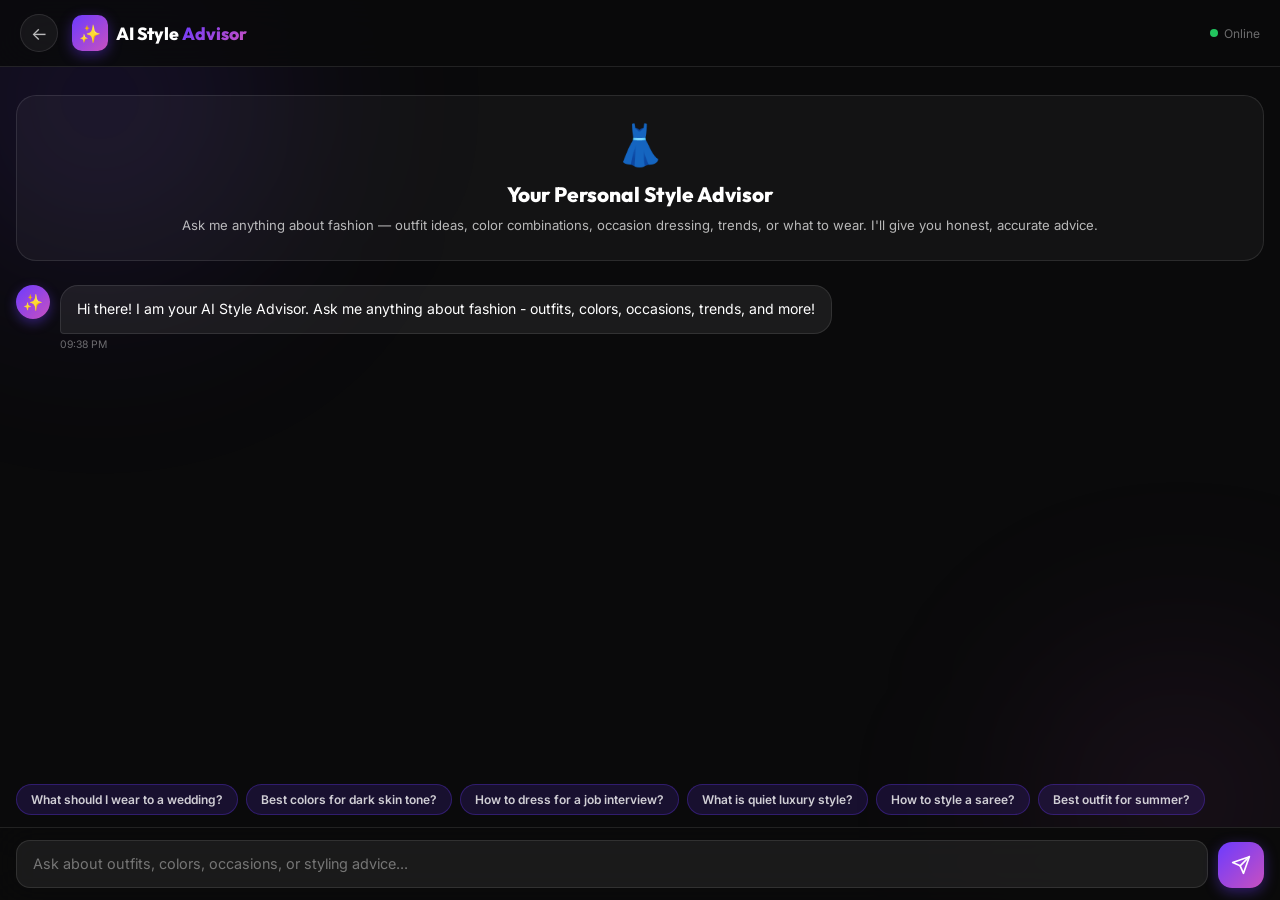
<file: StyleHub/advisor.html>
﻿<!DOCTYPE html>
<html lang="en">
<head>
  <meta charset="UTF-8"/>
  <meta name="viewport" content="width=device-width, initial-scale=1.0"/>
  <title>AI Style Advisor — StyleHub</title>
  <link rel="preconnect" href="https://fonts.googleapis.com"/>
  <link href="https://fonts.googleapis.com/css2?family=Outfit:wght@400;600;700;800&family=Inter:wght@300;400;500;600&display=swap" rel="stylesheet"/>
  <style>
    *,*::before,*::after{box-sizing:border-box;margin:0;padding:0}
    :root{
      --primary:#6C3BFF;--accent:#C850C0;
      --grad:linear-gradient(135deg,#6C3BFF,#C850C0);
      --bg:#0a0a0b;--surface:rgba(255,255,255,0.05);
      --border:rgba(255,255,255,0.1);
      --text:#fff;--text2:rgba(255,255,255,0.7);--text3:rgba(255,255,255,0.4);
      --radius:16px;--font-head:'Outfit',sans-serif;--font-body:'Inter',sans-serif;
    }
    html,body{height:100%;font-family:var(--font-body);background:var(--bg);color:var(--text);}

    /* ── Background orbs ── */
    .bg-orb{position:fixed;border-radius:50%;filter:blur(100px);pointer-events:none;z-index:0;}
    .bg-orb-1{width:500px;height:500px;background:radial-gradient(circle,rgba(108,59,255,0.2),transparent 70%);top:-150px;left:-150px;}
    .bg-orb-2{width:400px;height:400px;background:radial-gradient(circle,rgba(200,80,192,0.15),transparent 70%);bottom:-100px;right:-100px;}

    /* ── Header ── */
    .adv-header{
      position:sticky;top:0;z-index:100;
      display:flex;align-items:center;gap:14px;
      padding:14px 20px;
      background:rgba(10,10,11,0.85);
      backdrop-filter:blur(20px);
      border-bottom:1px solid var(--border);
    }
    .adv-back{
      display:flex;align-items:center;justify-content:center;
      width:38px;height:38px;border-radius:50%;
      background:var(--surface);border:1px solid var(--border);
      color:var(--text2);font-size:1.1rem;cursor:pointer;
      text-decoration:none;transition:background 0.2s;
    }
    .adv-back:hover{background:rgba(108,59,255,0.2);}
    .adv-logo{display:flex;align-items:center;gap:8px;}
    .adv-logo-icon{
      width:36px;height:36px;border-radius:10px;
      background:var(--grad);display:flex;align-items:center;justify-content:center;
      font-size:1.1rem;box-shadow:0 4px 14px rgba(108,59,255,0.4);
    }
    .adv-logo-text{font-family:var(--font-head);font-size:1.1rem;font-weight:800;}
    .adv-logo-text span{background:var(--grad);-webkit-background-clip:text;-webkit-text-fill-color:transparent;background-clip:text;}
    .adv-status{margin-left:auto;display:flex;align-items:center;gap:6px;font-size:0.75rem;color:var(--text3);}
    .adv-dot{width:8px;height:8px;border-radius:50%;background:#22c55e;animation:pulse 2s infinite;}
    @keyframes pulse{0%,100%{opacity:1}50%{opacity:0.4}}

    /* ── Chat area ── */
    .adv-body{
      position:relative;z-index:1;
      display:flex;flex-direction:column;
      height:calc(100vh - 67px);
    }
    .chat-messages{
      flex:1;overflow-y:auto;padding:20px 16px;
      display:flex;flex-direction:column;gap:16px;
      scrollbar-width:thin;scrollbar-color:rgba(108,59,255,0.3) transparent;
    }
    .chat-messages::-webkit-scrollbar{width:4px;}
    .chat-messages::-webkit-scrollbar-thumb{background:rgba(108,59,255,0.3);border-radius:2px;}

    /* ── Messages ── */
    .msg{display:flex;gap:10px;max-width:85%;animation:msgIn 0.3s cubic-bezier(0.34,1.56,0.64,1);}
    @keyframes msgIn{from{opacity:0;transform:translateY(10px)}to{opacity:1;transform:translateY(0)}}
    .msg.user{align-self:flex-end;flex-direction:row-reverse;}
    .msg.bot{align-self:flex-start;}

    .msg-avatar{
      width:34px;height:34px;border-radius:50%;flex-shrink:0;
      display:flex;align-items:center;justify-content:center;font-size:1rem;
    }
    .msg.bot .msg-avatar{background:var(--grad);box-shadow:0 4px 12px rgba(108,59,255,0.4);}
    .msg.user .msg-avatar{background:rgba(255,255,255,0.1);border:1px solid var(--border);}

    .msg-bubble{
      padding:12px 16px;border-radius:18px;
      font-size:0.88rem;line-height:1.6;
    }
    .msg.bot .msg-bubble{
      background:rgba(255,255,255,0.07);
      border:1px solid var(--border);
      border-bottom-left-radius:4px;
      color:var(--text);
    }
    .msg.user .msg-bubble{
      background:var(--grad);
      border-bottom-right-radius:4px;
      color:#fff;
    }
    .msg-time{font-size:0.65rem;color:var(--text3);margin-top:4px;text-align:right;}
    .msg.bot .msg-time{text-align:left;}

    /* ── Typing indicator ── */
    .typing{display:flex;gap:5px;padding:14px 16px;align-items:center;}
    .typing span{width:7px;height:7px;border-radius:50%;background:rgba(255,255,255,0.4);animation:typingDot 1.2s infinite;}
    .typing span:nth-child(2){animation-delay:0.2s;}
    .typing span:nth-child(3){animation-delay:0.4s;}
    @keyframes typingDot{0%,60%,100%{transform:translateY(0)}30%{transform:translateY(-6px)}}

    /* ── Quick suggestions ── */
    .quick-chips{
      display:flex;flex-wrap:wrap;gap:8px;
      padding:0 16px 12px;
    }
    .quick-chip{
      padding:7px 14px;border-radius:999px;
      font-size:0.75rem;font-weight:600;font-family:var(--font-body);
      background:rgba(108,59,255,0.15);border:1px solid rgba(108,59,255,0.3);
      color:rgba(255,255,255,0.8);cursor:pointer;
      transition:background 0.2s,transform 0.2s;
    }
    .quick-chip:hover{background:rgba(108,59,255,0.35);transform:translateY(-1px);}

    /* ── Input bar ── */
    .chat-input-bar{
      padding:12px 16px;
      background:rgba(10,10,11,0.9);
      backdrop-filter:blur(20px);
      border-top:1px solid var(--border);
      display:flex;gap:10px;align-items:flex-end;
    }
    .chat-input{
      flex:1;background:rgba(255,255,255,0.07);
      border:1.5px solid var(--border);border-radius:14px;
      padding:12px 16px;font-size:0.9rem;font-family:var(--font-body);
      color:#fff;outline:none;resize:none;max-height:120px;min-height:46px;
      transition:border-color 0.2s;line-height:1.5;
    }
    .chat-input::placeholder{color:var(--text3);}
    .chat-input:focus{border-color:var(--primary);}
    .send-btn{
      width:46px;height:46px;border-radius:14px;flex-shrink:0;
      background:var(--grad);border:none;cursor:pointer;
      display:flex;align-items:center;justify-content:center;
      box-shadow:0 4px 14px rgba(108,59,255,0.4);
      transition:transform 0.2s,box-shadow 0.2s;
    }
    .send-btn:hover{transform:scale(1.08);box-shadow:0 6px 20px rgba(108,59,255,0.6);}
    .send-btn svg{width:20px;height:20px;fill:none;stroke:#fff;stroke-width:2;stroke-linecap:round;stroke-linejoin:round;}

    /* ── Image grid in messages ── */
    .msg-images{display:flex;gap:6px;margin-top:10px;flex-wrap:wrap;}
    .msg-images img{width:90px;height:120px;object-fit:cover;border-radius:10px;cursor:pointer;transition:transform 0.2s;}
    .msg-images img:hover{transform:scale(1.05);}


    .welcome-card{
      background:rgba(255,255,255,0.04);border:1px solid var(--border);
      border-radius:20px;padding:24px;margin:8px 0;text-align:center;
    }
    .welcome-card .wc-icon{font-size:2.5rem;margin-bottom:12px;}
    .welcome-card h2{font-family:var(--font-head);font-size:1.3rem;font-weight:800;margin-bottom:8px;}
    .welcome-card p{font-size:0.82rem;color:var(--text2);line-height:1.6;}
  </style>
</head>
<body>
  <div class="bg-orb bg-orb-1"></div>
  <div class="bg-orb bg-orb-2"></div>

  <header class="adv-header">
    <a onclick="history.back()" class="adv-back" style="cursor:pointer">←</a>
    <div class="adv-logo">
      <div class="adv-logo-icon">✨</div>
      <div class="adv-logo-text">AI Style <span>Advisor</span></div>
    </div>
    <div class="adv-status">
      <div class="adv-dot"></div>
      Online
    </div>
  </header>

  <div class="adv-body">
    <div class="chat-messages" id="chat-messages">
      <div class="welcome-card">
        <div class="wc-icon">👗</div>
        <h2>Your Personal Style Advisor</h2>
        <p>Ask me anything about fashion — outfit ideas, color combinations, occasion dressing, trends, or what to wear. I'll give you honest, accurate advice.</p>
      </div>
    </div>

    <div class="quick-chips" id="quick-chips">
      <button class="quick-chip" onclick="sendQuick(this)">What should I wear to a wedding?</button>
      <button class="quick-chip" onclick="sendQuick(this)">Best colors for dark skin tone?</button>
      <button class="quick-chip" onclick="sendQuick(this)">How to dress for a job interview?</button>
      <button class="quick-chip" onclick="sendQuick(this)">What is quiet luxury style?</button>
      <button class="quick-chip" onclick="sendQuick(this)">How to style a saree?</button>
      <button class="quick-chip" onclick="sendQuick(this)">Best outfit for summer?</button>
    </div>

    <div class="chat-input-bar">
      <textarea class="chat-input" id="chat-input" placeholder="Ask about outfits, colors, occasions, or styling advice..." rows="1"></textarea>
      <button class="send-btn" onclick="sendMessage()" id="send-btn">
        <svg viewBox="0 0 24 24"><line x1="22" y1="2" x2="11" y2="13"/><polygon points="22 2 15 22 11 13 2 9 22 2"/></svg>
      </button>
    </div>
  </div>

  <script>
    const input = document.getElementById('chat-input');
    const messagesEl = document.getElementById('chat-messages');

    input.addEventListener('input', () => {
      input.style.height = 'auto';
      input.style.height = Math.min(input.scrollHeight, 120) + 'px';
    });
    input.addEventListener('keydown', e => {
      if (e.key === 'Enter' && !e.shiftKey) { e.preventDefault(); sendMessage(); }
    });

    function sendQuick(btn) {
      input.value = btn.textContent;
      document.getElementById('quick-chips').style.display = 'none';
      sendMessage();
    }

    function sendMessage() {
      const text = input.value.trim();
      if (!text) return;

      appendMsg('user', text);
      input.value = '';
      input.style.height = 'auto';
      showTyping();
      setTimeout(() => {
        removeTyping();
        const reply = getReply(text);
        appendMsg('bot', reply, text, reply);
      }, 900 + Math.random() * 600);
    }

    function getReply(q) {
      const query = q.toLowerCase();
      if (query.includes('wedding')) {
        if (query.includes('guest')) return 'As a wedding guest, avoid white, ivory, or cream. Great choices: dusty rose, sage green, navy, burgundy, or gold. For Indian weddings, opt for lehengas, sarees, or sherwanis. For Western weddings, a midi dress or tailored suit works perfectly.';
        return 'For a wedding, choose elegant attire. Women: sarees, lehengas, anarkalis, or formal gowns. Men: sherwanis for Indian weddings, suits or tuxedos for Western. Avoid casual wear and jeans.';
      }
      if (query.includes('interview') || query.includes('job')) return 'For a job interview, dress one level above the dress code. Corporate roles: formal suit in navy, charcoal, or black. Creative roles: smart casual - tailored trousers and a neat shirt or blouse.';
      if (query.includes('dark skin') || query.includes('brown skin')) return 'For dark skin tones - Best colors: Emerald green, royal blue, deep purple, burgundy, terracotta, mustard, coral, fuchsia, cobalt, white and ivory.';
      if (query.includes('fair skin') || query.includes('light skin')) return 'For fair skin tones - Best colors: Navy, cobalt blue, forest green, burgundy, plum, coral, peach, blush pink, lavender, mint.';
      if (query.includes('quiet luxury') || query.includes('old money')) return 'Quiet Luxury is about understated elegance. Key pieces: cashmere sweaters, tailored trousers, crisp white shirts, loafers, minimal leather bags. Color palette: beige, camel, ivory, cream, navy, grey - no loud prints or logos.';
      if (query.includes('saree') || query.includes('sari')) return 'Saree styling tips - Draping: The Nivi drape is most common and flattering. Blouse: Well-fitted is key, deep back and off-shoulder styles are trending. Accessories: Keep jewelry minimal if the saree is heavy. Footwear: Block heels are comfortable for long events.';
      if (query.includes('summer')) return 'Best summer outfit ideas - Fabrics: Linen, cotton, chambray - breathable and sweat-resistant. Colors: White, sky blue, coral, mint, yellow, pastels. For women: Flowy midi dresses, linen co-ord sets. For men: Linen shirts, cotton polos, chino shorts.';
      if (query.includes('color') || query.includes('colour') || query.includes('combination')) return 'Top color combination rules - Complementary: Blue + Orange, Purple + Yellow - bold and high contrast. Analogous: Blue + Purple + Pink - harmonious. Rule of Three: Max 3 colors per outfit. One dominant (60%), one secondary (30%), one accent (10%).';
      if (query.includes('casual')) return 'Casual outfit formula - Top: Plain tee, oversized shirt, or casual blouse. Bottom: Well-fitted jeans, chinos, or casual trousers. Shoes: White sneakers, loafers, or clean casual shoes. Elevate it: Add a denim jacket, a minimal watch, or a crossbody bag.';
      if (query.includes('formal') || query.includes('office') || query.includes('work')) return 'Formal/office dressing guide - Men: Tailored suit (navy or charcoal), crisp white shirt, leather shoes. Women: Tailored blazer + trousers, pencil skirt + blouse, or a structured midi dress. Colors: Navy, charcoal, black, white, grey, burgundy.';
      if (query.includes('denim') || query.includes('jeans')) return 'Denim styling guide - Slim fit: versatile, works for casual and smart casual. Wide-leg: trendy, pair with fitted top. Straight leg: the most universally flattering. Dark wash: more formal. Light wash: casual, summer-friendly.';
      if (query.includes('trend') || query.includes('2025') || query.includes('2026')) return 'Top fashion trends (2025-2026): 1. Quiet Luxury - Understated, logo-free basics. 2. Dopamine Dressing - Bold, saturated colors. 3. Eco Chic - Sustainable fabrics, earthy tones. 4. Gorpcore - Outdoor utility meets street style. 5. Wide-leg everything.';
      if (query.includes('ethnic') || query.includes('kurta') || query.includes('lehenga') || query.includes('indian')) return 'Indian ethnic wear guide - Women: Saree, Lehenga, Anarkali, Kurta + palazzo. Men: Sherwani, Kurta + churidar, Nehru jacket. Festive colors: Red, gold, emerald, royal blue, maroon, mustard.';
      if (query.includes('shoe') || query.includes('footwear') || query.includes('sneaker') || query.includes('heel')) return 'Footwear guide - White sneakers: the most versatile shoe ever. Loafers: smart casual, great for office and casual. Block heels: comfortable and stylish for events. Ankle boots: elevate any casual outfit. Nude/beige shoes elongate legs and go with everything.';
      const defaults = [
        'For "' + q + '", the key principles are: 1) Fit over brand - always. 2) Build on neutrals, accent with color. 3) Dress for the occasion but make it yours.',
        'Fashion is about expressing yourself confidently. Start with fit - well-fitted clothes in any style look better than expensive ill-fitting ones. What occasion are you dressing for?',
        'Build a capsule wardrobe of neutral basics (white shirt, dark jeans, black trousers, navy blazer) and add personality through accessories. What occasion are you dressing for?'
      ];
      return defaults[Math.floor(Math.random() * defaults.length)];
    }

    const PEXELS_KEY = 'pnS5DxR64RndghHPKjMyUKmDitzQ25lTNfI13wORqV63rmV4F9s6ZZHy';

    async function fetchImages(query) {
      try {
        const res = await fetch('https://api.pexels.com/v1/search?query=' + encodeURIComponent(query) + '&per_page=3&orientation=portrait', {
          headers: { 'Authorization': PEXELS_KEY }
        });
        const data = await res.json();
        return (data.photos || []).map(p => p.src.medium);
      } catch { return []; }
    }

    function extractImageQuery(userText, aiReply) {
      const t = (userText + ' ' + (aiReply || '')).toLowerCase();
      if (t.includes('wedding')) {
        if (t.includes('sherwani') || t.includes('groom')) return 'indian groom sherwani wedding';
        if (t.includes('lehenga') || t.includes('bride')) return 'bridal lehenga indian wedding';
        if (t.includes('guest')) return 'wedding guest elegant dress';
        return 'indian wedding outfit';
      }
      if (t.includes('interview')) return 'professional job interview outfit suit';
      if (t.includes('office') || t.includes('formal')) return 'formal office outfit blazer';
      if (t.includes('saree') || t.includes('sari')) return 'silk saree draping elegant';
      if (t.includes('lehenga')) return 'lehenga choli festive fashion';
      if (t.includes('kurta')) return 'kurta ethnic wear fashion';
      if (t.includes('casual')) return 'casual street style outfit';
      if (t.includes('summer')) return 'summer linen cotton outfit';
      if (t.includes('denim') || t.includes('jeans')) return 'denim jeans street fashion';
      if (t.includes('sneaker')) return 'sneakers street fashion shoes';
      if (t.includes('heel')) return 'high heels elegant women shoes';
      if (t.includes('quiet luxury') || t.includes('old money')) return 'quiet luxury minimal fashion beige';
      if (t.includes('party')) return 'party night out fashion outfit';
      if (t.includes('ethnic') || t.includes('indian')) return 'indian ethnic festive fashion';
      const stopWords = ['what','should','i','wear','to','a','the','for','how','best','outfit','style','fashion'];
      const words = userText.toLowerCase().split(/\s+/).filter(w => w.length > 3 && !stopWords.includes(w));
      return (words.slice(0, 3).join(' ') || 'fashion outfit') + ' style';
    }

    async function appendMsg(role, text, userText, aiReply) {
      userText = userText || '';
      aiReply = aiReply || '';
      const now = new Date().toLocaleTimeString([], {hour:'2-digit',minute:'2-digit'});
      const div = document.createElement('div');
      div.className = 'msg ' + role;
      let imagesHtml = '';
      if (role === 'bot' && userText) {
        const query = extractImageQuery(userText, aiReply);
        const imgs = await fetchImages(query);
        if (imgs.length) {
          imagesHtml = '<div class="msg-images">' + imgs.map(src => '<img src="' + src + '" alt="fashion" loading="lazy"/>').join('') + '</div>';
        }
      }
      div.innerHTML = '<div class="msg-avatar">' + (role === 'bot' ? '&#10024;' : '&#128100;') + '</div><div><div class="msg-bubble">' + text + imagesHtml + '</div><div class="msg-time">' + now + '</div></div>';
      messagesEl.appendChild(div);
      messagesEl.scrollTop = messagesEl.scrollHeight;
    }

    function showTyping() {
      const div = document.createElement('div');
      div.className = 'msg bot';
      div.id = 'typing-msg';
      div.innerHTML = '<div class="msg-avatar">&#10024;</div><div class="msg-bubble"><div class="typing"><span></span><span></span><span></span></div></div>';
      messagesEl.appendChild(div);
      messagesEl.scrollTop = messagesEl.scrollHeight;
    }

    function removeTyping() {
      const t = document.getElementById('typing-msg');
      if (t) t.remove();
    }

    window.addEventListener('load', () => {
      const user = JSON.parse(localStorage.getItem('sh_user') || 'null');
      const name = user ? user.name : 'there';
      setTimeout(() => {
        appendMsg('bot', 'Hi ' + name + '! I am your AI Style Advisor. Ask me anything about fashion - outfits, colors, occasions, trends, and more!');
      }, 400);
    });
</script>
</body>
</html>
</file>
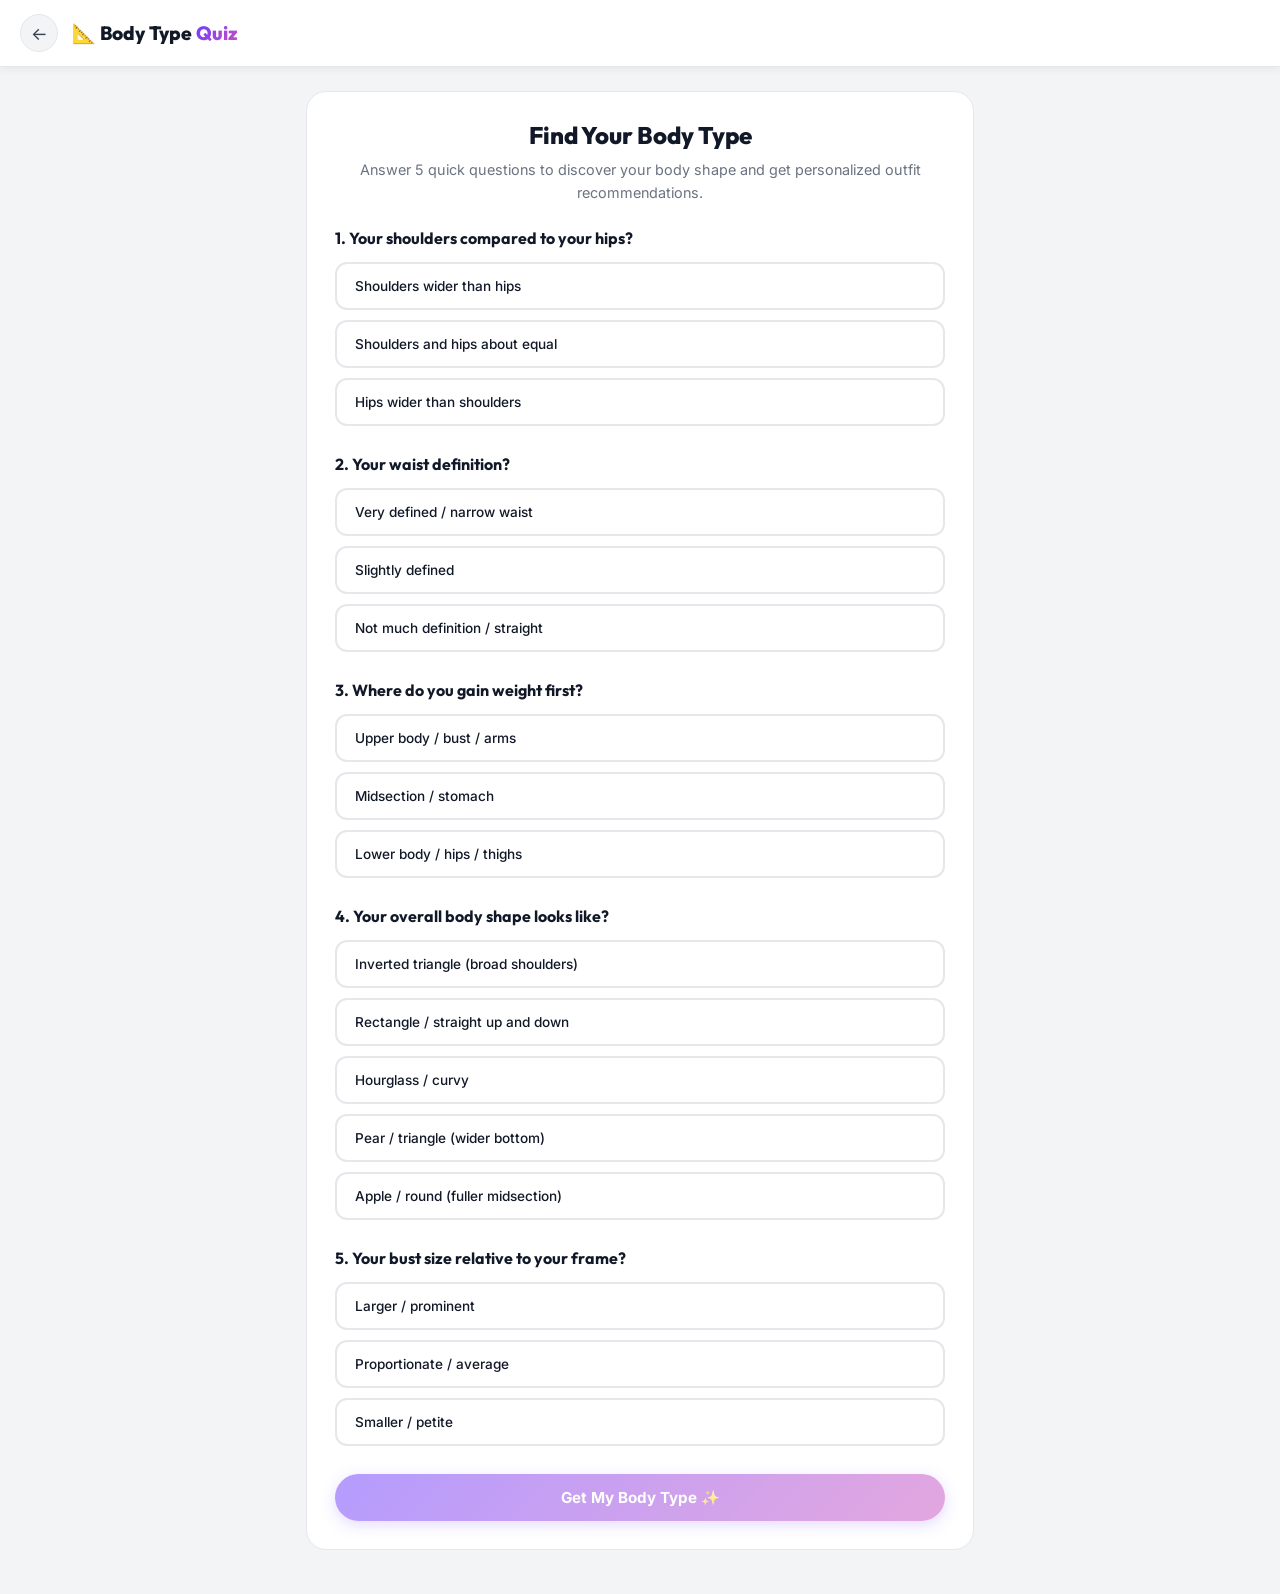
<file: StyleHub/body-quiz.html>
<!DOCTYPE html>
<html lang="en">
<head>
  <meta charset="UTF-8"/>
  <meta name="viewport" content="width=device-width, initial-scale=1.0"/>
  <title>Body Type Quiz — StyleHub</title>
  <link rel="preconnect" href="https://fonts.googleapis.com"/>
  <link href="https://fonts.googleapis.com/css2?family=Outfit:wght@400;600;700;800&family=Inter:wght@300;400;500;600&display=swap" rel="stylesheet"/>
  <style>
    *,*::before,*::after{box-sizing:border-box;margin:0;padding:0}
    :root{--primary:#6C3BFF;--grad:linear-gradient(135deg,#6C3BFF,#C850C0);--bg:#f3f4f6;--surface:#fff;--border:#e5e7eb;--text:#111827;--text2:#374151;--text3:#6b7280;--radius:16px;--font-head:'Outfit',sans-serif;--font-body:'Inter',sans-serif;}
    body{font-family:var(--font-body);background:var(--bg);color:var(--text);min-height:100vh;}
    .page-header{background:var(--surface);border-bottom:1px solid var(--border);padding:14px 20px;display:flex;align-items:center;gap:14px;position:sticky;top:0;z-index:100;box-shadow:0 2px 8px rgba(0,0,0,.06);}
    .back-btn{width:38px;height:38px;border-radius:50%;background:var(--bg);border:1px solid var(--border);display:flex;align-items:center;justify-content:center;text-decoration:none;color:var(--text2);font-size:1.1rem;}
    .page-title{font-family:var(--font-head);font-size:1.2rem;font-weight:800;}
    .page-title span{background:var(--grad);-webkit-background-clip:text;-webkit-text-fill-color:transparent;background-clip:text;}
    .container{max-width:700px;margin:0 auto;padding:24px 16px;}
    .card{background:var(--surface);border:1px solid var(--border);border-radius:20px;padding:28px;margin-bottom:20px;}
    .quiz-intro{text-align:center;margin-bottom:24px;}
    .quiz-intro h2{font-family:var(--font-head);font-size:1.5rem;font-weight:800;margin-bottom:8px;}
    .quiz-intro p{font-size:.9rem;color:var(--text3);line-height:1.6;}
    .question{margin-bottom:28px;}
    .question h3{font-family:var(--font-head);font-size:1rem;font-weight:700;margin-bottom:14px;color:var(--text);}
    .options{display:flex;flex-direction:column;gap:10px;}
    .option{padding:14px 18px;border:2px solid var(--border);border-radius:12px;background:var(--surface);cursor:pointer;font-size:.85rem;font-weight:500;transition:all .2s;}
    .option:hover{border-color:var(--primary);background:#f0ebff;}
    .option.selected{border-color:var(--primary);background:#f0ebff;box-shadow:0 0 0 3px rgba(108,59,255,.15);}
    .submit-btn{width:100%;padding:14px;border-radius:999px;background:var(--grad);color:#fff;font-size:.95rem;font-weight:700;font-family:var(--font-body);cursor:pointer;box-shadow:0 4px 14px rgba(108,59,255,.35);border:none;transition:all .2s;}
    .submit-btn:hover{transform:translateY(-1px);box-shadow:0 6px 20px rgba(108,59,255,.5);}
    .submit-btn:disabled{opacity:.5;cursor:not-allowed;}
    /* Result */
    .result{text-align:center;}
    .result-icon{font-size:4rem;margin-bottom:12px;}
    .result h2{font-family:var(--font-head);font-size:1.8rem;font-weight:800;margin-bottom:8px;}
    .result-type{display:inline-block;padding:6px 18px;border-radius:999px;background:var(--grad);color:#fff;font-size:.85rem;font-weight:700;margin-bottom:16px;}
    .result p{font-size:.88rem;color:var(--text2);line-height:1.7;margin-bottom:12px;}
    .result h4{font-family:var(--font-head);font-size:1rem;font-weight:700;margin:20px 0 10px;color:var(--text);}
    .result ul{list-style:none;padding:0;}
    .result li{padding:8px 0;font-size:.85rem;color:var(--text2);border-bottom:1px solid var(--border);}
    .result li:last-child{border:none;}
    .retake-btn{margin-top:20px;padding:10px 24px;border-radius:999px;background:var(--bg);border:1.5px solid var(--border);font-size:.82rem;font-weight:600;font-family:var(--font-body);color:var(--text2);cursor:pointer;}
    .retake-btn:hover{border-color:var(--primary);color:var(--primary);}
  </style>
</head>
<body>
  <header class="page-header">
    <a onclick="history.back()" class="back-btn" style="cursor:pointer">←</a>
    <div class="page-title">📐 Body Type <span>Quiz</span></div>
  </header>
  <div class="container">
    <div class="card" id="quiz-card">
      <div class="quiz-intro">
        <h2>Find Your Body Type</h2>
        <p>Answer 5 quick questions to discover your body shape and get personalized outfit recommendations.</p>
      </div>
      <div class="question"><h3>1. Your shoulders compared to your hips?</h3><div class="options"><div class="option" onclick="select(0,0,this)">Shoulders wider than hips</div><div class="option" onclick="select(0,1,this)">Shoulders and hips about equal</div><div class="option" onclick="select(0,2,this)">Hips wider than shoulders</div></div></div>
      <div class="question"><h3>2. Your waist definition?</h3><div class="options"><div class="option" onclick="select(1,0,this)">Very defined / narrow waist</div><div class="option" onclick="select(1,1,this)">Slightly defined</div><div class="option" onclick="select(1,2,this)">Not much definition / straight</div></div></div>
      <div class="question"><h3>3. Where do you gain weight first?</h3><div class="options"><div class="option" onclick="select(2,0,this)">Upper body / bust / arms</div><div class="option" onclick="select(2,1,this)">Midsection / stomach</div><div class="option" onclick="select(2,2,this)">Lower body / hips / thighs</div></div></div>
      <div class="question"><h3>4. Your overall body shape looks like?</h3><div class="options"><div class="option" onclick="select(3,0,this)">Inverted triangle (broad shoulders)</div><div class="option" onclick="select(3,1,this)">Rectangle / straight up and down</div><div class="option" onclick="select(3,2,this)">Hourglass / curvy</div><div class="option" onclick="select(3,3,this)">Pear / triangle (wider bottom)</div><div class="option" onclick="select(3,4,this)">Apple / round (fuller midsection)</div></div></div>
      <div class="question"><h3>5. Your bust size relative to your frame?</h3><div class="options"><div class="option" onclick="select(4,0,this)">Larger / prominent</div><div class="option" onclick="select(4,1,this)">Proportionate / average</div><div class="option" onclick="select(4,2,this)">Smaller / petite</div></div></div>
      <button class="submit-btn" id="submit-btn" onclick="calculate()" disabled>Get My Body Type ✨</button>
    </div>
    <div class="card" id="result-card" style="display:none"></div>
  </div>
  <script>
    const answers=[-1,-1,-1,-1,-1];
    function select(q,a,el){
      answers[q]=a;
      el.parentElement.querySelectorAll('.option').forEach(o=>o.classList.remove('selected'));
      el.classList.add('selected');
      document.getElementById('submit-btn').disabled=answers.includes(-1);
    }
    function calculate(){
      let type,icon,desc,dos,donts;
      const[a0,a1,a2,a3,a4]=answers;
      // Hourglass
      if(a1===0&&a3===2){type='Hourglass ⌛';icon='⌛';desc='You have a defined waist with balanced shoulders and hips. Your curves are your strength.';dos=['Wrap dresses','Belted styles','Fitted tops','High-waisted bottoms','V-necks'];donts=['Shapeless/boxy clothes','Oversized everything','Low-rise bottoms'];}
      // Pear
      else if(a0===2||a2===2||a3===3){type='Pear 🍐';icon='🍐';desc='Your hips are wider than your shoulders. Balance your silhouette by adding volume on top.';dos=['A-line skirts','Wide-leg trousers','Structured shoulders','Bright tops','Dark bottoms'];donts=['Skinny jeans with tight tops','Hip pockets','Tapered trousers'];}
      // Apple
      else if(a2===1||a3===4){type='Apple 🍎';icon='🍎';desc='You carry weight around your midsection. Elongate your torso and draw attention up or down.';dos=['Empire waist','V-necks','Flowy tops','Straight-leg trousers','Structured jackets'];donts=['Tight belts at waist','Clingy fabrics','Crop tops'];}
      // Inverted Triangle
      else if(a0===0||a3===0){type='Inverted Triangle 🔺';icon='🔺';desc='Your shoulders are broader than your hips. Balance by adding volume to your lower half.';dos=['A-line skirts','Wide-leg trousers','Bright bottoms','V-necks','Minimal shoulder details'];donts=['Shoulder pads','Boat necks','Skinny jeans with fitted tops'];}
      // Rectangle
      else{type='Rectangle 📏';icon='📏';desc='Your shoulders, waist, and hips are about the same width. Create curves with strategic styling.';dos=['Belted styles','Peplum tops','Ruffles','Layering','Prints and textures'];donts=['Straight shapeless cuts','Boxy oversized everything'];}

      document.getElementById('result-card').innerHTML=`<div class="result"><div class="result-icon">${icon}</div><h2>Your Body Type</h2><div class="result-type">${type}</div><p>${desc}</p><h4>✅ Best Styles for You</h4><ul>${dos.map(d=>`<li>✓ ${d}</li>`).join('')}</ul><h4>❌ Avoid These</h4><ul>${donts.map(d=>`<li>✗ ${d}</li>`).join('')}</ul><button class="retake-btn" onclick="location.reload()">Retake Quiz</button></div>`;
      document.getElementById('result-card').style.display='block';
      document.getElementById('quiz-card').style.display='none';
      localStorage.setItem('sh_bodytype',type);
    }
  </script>
</body>
</html>
</file>
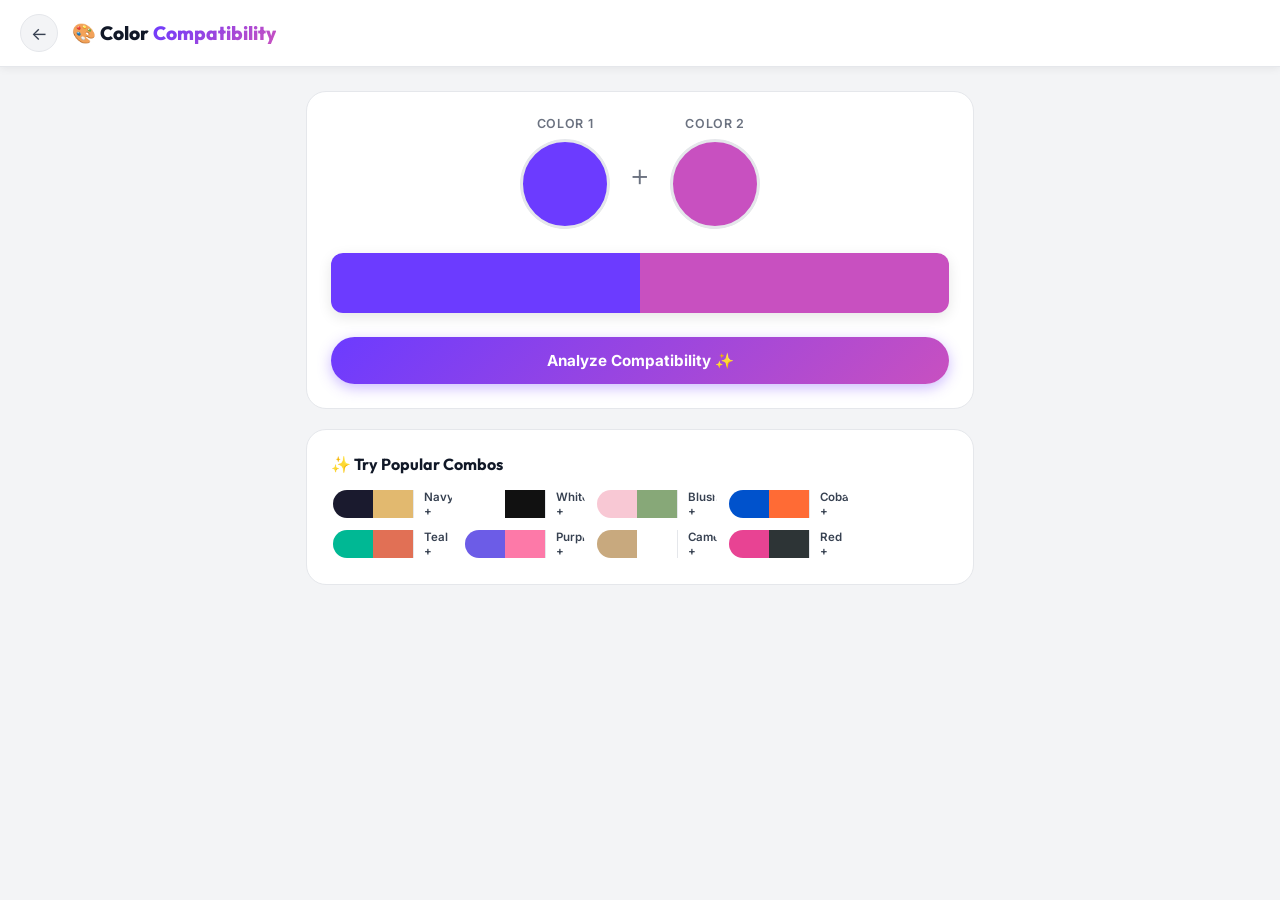
<file: StyleHub/color-picker.html>
<!DOCTYPE html>
<html lang="en">
<head>
  <meta charset="UTF-8"/>
  <meta name="viewport" content="width=device-width, initial-scale=1.0"/>
  <title>Color Picker — StyleHub</title>
  <link rel="preconnect" href="https://fonts.googleapis.com"/>
  <link href="https://fonts.googleapis.com/css2?family=Outfit:wght@400;600;700;800&family=Inter:wght@300;400;500;600&display=swap" rel="stylesheet"/>
  <style>
    *,*::before,*::after{box-sizing:border-box;margin:0;padding:0}
    :root{--primary:#6C3BFF;--grad:linear-gradient(135deg,#6C3BFF,#C850C0);--bg:#f3f4f6;--surface:#fff;--border:#e5e7eb;--text:#111827;--text2:#374151;--text3:#6b7280;--radius:16px;--font-head:'Outfit',sans-serif;--font-body:'Inter',sans-serif;}
    body{font-family:var(--font-body);background:var(--bg);color:var(--text);min-height:100vh;}
    .page-header{background:var(--surface);border-bottom:1px solid var(--border);padding:14px 20px;display:flex;align-items:center;gap:14px;position:sticky;top:0;z-index:100;box-shadow:0 2px 8px rgba(0,0,0,.06);}
    .back-btn{width:38px;height:38px;border-radius:50%;background:var(--bg);border:1px solid var(--border);display:flex;align-items:center;justify-content:center;text-decoration:none;color:var(--text2);font-size:1.1rem;}
    .page-title{font-family:var(--font-head);font-size:1.2rem;font-weight:800;}
    .page-title span{background:var(--grad);-webkit-background-clip:text;-webkit-text-fill-color:transparent;background-clip:text;}
    .container{max-width:700px;margin:0 auto;padding:24px 16px;}
    .card{background:var(--surface);border:1px solid var(--border);border-radius:20px;padding:24px;margin-bottom:20px;}
    .pickers{display:flex;gap:20px;align-items:center;justify-content:center;flex-wrap:wrap;margin-bottom:20px;}
    .picker-wrap{text-align:center;}
    .picker-wrap label{display:block;font-size:.78rem;font-weight:600;color:var(--text3);text-transform:uppercase;letter-spacing:.05em;margin-bottom:8px;}
    input[type=color]{width:90px;height:90px;border:none;border-radius:50%;cursor:pointer;padding:0;background:none;-webkit-appearance:none;}
    input[type=color]::-webkit-color-swatch-wrapper{padding:0;border-radius:50%;}
    input[type=color]::-webkit-color-swatch{border:3px solid var(--border);border-radius:50%;box-shadow:0 4px 14px rgba(0,0,0,.15);}
    .plus{font-size:2rem;color:var(--text3);font-weight:300;}
    .preview-bar{height:60px;border-radius:12px;display:flex;overflow:hidden;margin-bottom:16px;box-shadow:0 4px 14px rgba(0,0,0,.1);}
    .preview-half{flex:1;transition:background .3s;}
    /* Score ring */
    .score-ring-wrap{display:flex;flex-direction:column;align-items:center;margin:16px 0;}
    .score-ring{position:relative;width:120px;height:120px;}
    .score-ring svg{transform:rotate(-90deg);}
    .score-ring-num{position:absolute;inset:0;display:flex;align-items:center;justify-content:center;font-family:var(--font-head);font-size:2rem;font-weight:800;}
    .score-ring-label{font-family:var(--font-head);font-size:1.1rem;font-weight:700;margin-top:8px;}
    .result-grid{display:grid;grid-template-columns:1fr 1fr;gap:12px;margin-top:16px;}
    .result-item{background:var(--bg);border-radius:12px;padding:14px;}
    .result-item h4{font-size:.75rem;font-weight:700;color:var(--text3);text-transform:uppercase;letter-spacing:.05em;margin-bottom:4px;}
    .result-item p{font-size:.85rem;font-weight:600;color:var(--text);}
    .presets{display:flex;flex-wrap:wrap;gap:8px;}
    .preset{display:flex;gap:0;border-radius:999px;overflow:hidden;cursor:pointer;border:2px solid transparent;transition:border-color .2s;height:32px;}
    .preset:hover{border-color:var(--primary);}
    .preset span{width:40px;height:100%;display:block;}
    .preset-label{font-size:.72rem;font-weight:600;color:var(--text2);padding:0 10px;display:flex;align-items:center;background:var(--surface);border-left:1px solid var(--border);}
    .analyze-btn{width:100%;padding:14px;border-radius:999px;background:var(--grad);color:#fff;font-size:.95rem;font-weight:700;font-family:var(--font-body);cursor:pointer;box-shadow:0 4px 14px rgba(108,59,255,.35);border:none;margin-top:8px;transition:all .2s;}
    .analyze-btn:hover{transform:translateY(-1px);box-shadow:0 6px 20px rgba(108,59,255,.5);}
  </style>
</head>
<body>
  <header class="page-header">
    <a onclick="history.back()" class="back-btn" style="cursor:pointer">←</a>
    <div class="page-title">🎨 Color <span>Compatibility</span></div>
  </header>
  <div class="container">
    <div class="card">
      <div class="pickers">
        <div class="picker-wrap"><label>Color 1</label><input type="color" id="c1" value="#6C3BFF" oninput="updatePreview()"/></div>
        <div class="plus">+</div>
        <div class="picker-wrap"><label>Color 2</label><input type="color" id="c2" value="#C850C0" oninput="updatePreview()"/></div>
      </div>
      <div class="preview-bar"><div class="preview-half" id="ph1"></div><div class="preview-half" id="ph2"></div></div>
      <button class="analyze-btn" onclick="analyze()">Analyze Compatibility ✨</button>
    </div>

    <div class="card" id="result-card" style="display:none">
      <div class="score-ring-wrap">
        <div class="score-ring">
          <svg width="120" height="120" viewBox="0 0 120 120">
            <circle cx="60" cy="60" r="50" fill="none" stroke="#e5e7eb" stroke-width="10"/>
            <circle cx="60" cy="60" r="50" fill="none" stroke="url(#rg)" stroke-width="10" stroke-linecap="round" id="ring-arc" stroke-dasharray="314" stroke-dashoffset="314"/>
            <defs><linearGradient id="rg" x1="0%" y1="0%" x2="100%" y2="0%"><stop offset="0%" stop-color="#6C3BFF"/><stop offset="100%" stop-color="#C850C0"/></linearGradient></defs>
          </svg>
          <div class="score-ring-num" id="ring-num">0</div>
        </div>
        <div class="score-ring-label" id="ring-label"></div>
      </div>
      <div class="result-grid">
        <div class="result-item"><h4>Harmony Type</h4><p id="res-harmony">—</p></div>
        <div class="result-item"><h4>Best Occasion</h4><p id="res-occasion">—</p></div>
        <div class="result-item"><h4>Style Vibe</h4><p id="res-vibe">—</p></div>
        <div class="result-item"><h4>Tip</h4><p id="res-tip">—</p></div>
      </div>
    </div>

    <div class="card">
      <h3 style="font-family:var(--font-head);font-size:1rem;font-weight:700;margin-bottom:14px;">✨ Try Popular Combos</h3>
      <div class="presets" id="presets"></div>
    </div>
  </div>

  <script>
    const PRESETS=[
      {name:'Navy + Gold',c1:'#1a1a2e',c2:'#e2b96f'},
      {name:'White + Black',c1:'#ffffff',c2:'#111111'},
      {name:'Blush + Sage',c1:'#f8c8d4',c2:'#87a878'},
      {name:'Cobalt + Orange',c1:'#0052cc',c2:'#ff6b35'},
      {name:'Teal + Terracotta',c1:'#00b894',c2:'#e17055'},
      {name:'Purple + Pink',c1:'#6c5ce7',c2:'#fd79a8'},
      {name:'Camel + White',c1:'#c8a97e',c2:'#ffffff'},
      {name:'Red + Black',c1:'#e84393',c2:'#2d3436'},
    ];

    function updatePreview(){
      document.getElementById('ph1').style.background=document.getElementById('c1').value;
      document.getElementById('ph2').style.background=document.getElementById('c2').value;
    }
    updatePreview();

    // Render presets
    const pEl=document.getElementById('presets');
    PRESETS.forEach(p=>{
      const div=document.createElement('div');
      div.className='preset';
      div.innerHTML=`<span style="background:${p.c1}"></span><span style="background:${p.c2}"></span><span class="preset-label">${p.name}</span>`;
      div.onclick=()=>{document.getElementById('c1').value=p.c1;document.getElementById('c2').value=p.c2;updatePreview();analyze();};
      pEl.appendChild(div);
    });

    function hexToHsl(hex){
      let r=parseInt(hex.slice(1,3),16)/255,g=parseInt(hex.slice(3,5),16)/255,b=parseInt(hex.slice(5,7),16)/255;
      const max=Math.max(r,g,b),min=Math.min(r,g,b);let h,s,l=(max+min)/2;
      if(max===min){h=s=0;}else{const d=max-min;s=l>0.5?d/(2-max-min):d/(max+min);switch(max){case r:h=(g-b)/d+(g<b?6:0);break;case g:h=(b-r)/d+2;break;case b:h=(r-g)/d+4;break;}h/=6;}
      return[h*360,s*100,l*100];
    }

    function analyze(){
      const c1=document.getElementById('c1').value,c2=document.getElementById('c2').value;
      const [h1,s1,l1]=hexToHsl(c1),[h2,s2,l2]=hexToHsl(c2);
      let hDiff=Math.abs(h1-h2);if(hDiff>180)hDiff=360-hDiff;
      const lDiff=Math.abs(l1-l2);

      let score,harmony,occasion,vibe,tip;

      // Complementary (opposite ~180°)
      if(hDiff>=150&&hDiff<=210){score=92;harmony='Complementary';occasion='Evening / Party / Statement';vibe='Bold & High Contrast';tip='Use one as dominant (70%) and the other as accent (30%) for best results.';}
      // Analogous (close ~30°)
      else if(hDiff<=40){score=88;harmony='Analogous';occasion='Casual / Everyday / Brunch';vibe='Harmonious & Cohesive';tip='These colors sit next to each other on the wheel — naturally pleasing to the eye.';}
      // Triadic (~120°)
      else if(hDiff>=100&&hDiff<=140){score=80;harmony='Triadic';occasion='Casual / Creative / Street';vibe='Vibrant & Playful';tip='Balance with a neutral (white/black/beige) as the third element.';}
      // Split complementary (~150°)
      else if(hDiff>=130&&hDiff<=150){score=85;harmony='Split Complementary';occasion='Smart Casual / Brunch';vibe='Sophisticated Contrast';tip='Softer than full complementary — great for everyday wear.';}
      // Neutral (low saturation)
      else if(s1<20&&s2<20){score=95;harmony='Neutral Tonal';occasion='Office / Formal / All-Day';vibe='Quiet Luxury';tip='Neutral combinations are timeless and always professional.';}
      // High contrast light/dark
      else if(lDiff>50){score=90;harmony='High Contrast';occasion='Formal / Evening / Office';vibe='Classic & Powerful';tip='High contrast is always impactful — great for making a statement.';}
      else{score=65;harmony='Discordant';occasion='Avoid unless intentional';vibe='Clashing';tip='These colors compete. Add a neutral (white, black, beige) to bridge them.';}

      // Animate ring
      document.getElementById('result-card').style.display='block';
      document.getElementById('result-card').scrollIntoView({behavior:'smooth',block:'nearest'});
      let cur=0;const target=score;
      const interval=setInterval(()=>{
        cur=Math.min(cur+2,target);
        document.getElementById('ring-num').textContent=cur;
        document.getElementById('ring-arc').style.strokeDashoffset=314-(314*cur/100);
        if(cur>=target)clearInterval(interval);
      },16);

      const labels={92:'🔥 Stunning Match',88:'✨ Great Harmony',80:'👍 Works Well',85:'💫 Sophisticated',95:'🤍 Timeless',90:'⚡ Bold Classic',65:'⚠️ Needs a Neutral'};
      document.getElementById('ring-label').textContent=labels[score]||'Good Combo';
      document.getElementById('res-harmony').textContent=harmony;
      document.getElementById('res-occasion').textContent=occasion;
      document.getElementById('res-vibe').textContent=vibe;
      document.getElementById('res-tip').textContent=tip;
    }
  </script>
</body>
</html>
</file>
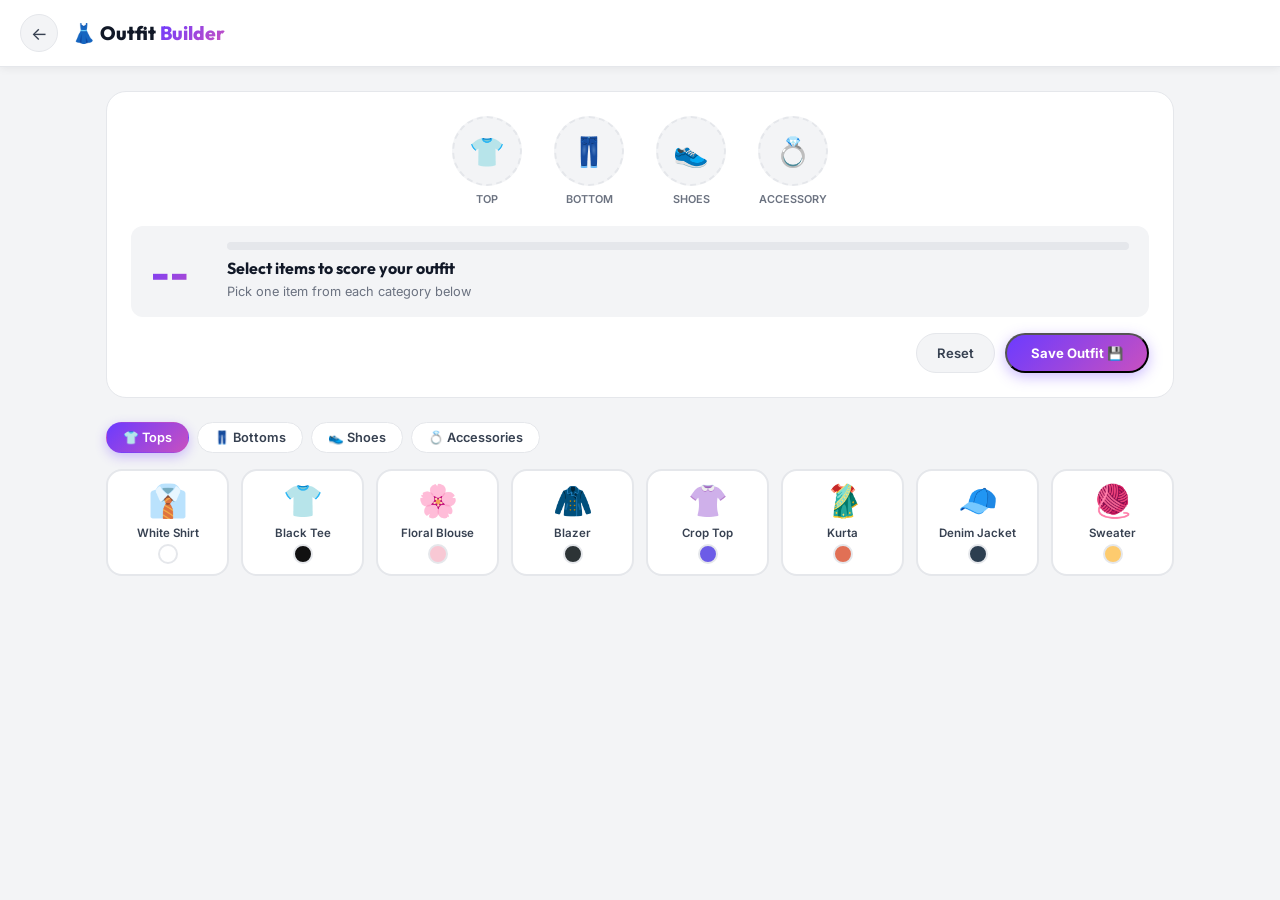
<file: StyleHub/outfit-builder.html>
<!DOCTYPE html>
<html lang="en">
<head>
  <meta charset="UTF-8"/>
  <meta name="viewport" content="width=device-width, initial-scale=1.0"/>
  <title>Outfit Builder — StyleHub</title>
  <link rel="preconnect" href="https://fonts.googleapis.com"/>
  <link href="https://fonts.googleapis.com/css2?family=Outfit:wght@400;600;700;800&family=Inter:wght@300;400;500;600&display=swap" rel="stylesheet"/>
  <style>
    *,*::before,*::after{box-sizing:border-box;margin:0;padding:0}
    :root{--primary:#6C3BFF;--accent:#C850C0;--grad:linear-gradient(135deg,#6C3BFF,#C850C0);--bg:#f3f4f6;--surface:#fff;--border:#e5e7eb;--text:#111827;--text2:#374151;--text3:#6b7280;--radius:16px;--font-head:'Outfit',sans-serif;--font-body:'Inter',sans-serif;}
    body{font-family:var(--font-body);background:var(--bg);color:var(--text);min-height:100vh;}
    .page-header{background:var(--surface);border-bottom:1px solid var(--border);padding:14px 20px;display:flex;align-items:center;gap:14px;position:sticky;top:0;z-index:100;box-shadow:0 2px 8px rgba(0,0,0,.06);}
    .back-btn{width:38px;height:38px;border-radius:50%;background:var(--bg);border:1px solid var(--border);display:flex;align-items:center;justify-content:center;text-decoration:none;color:var(--text2);font-size:1.1rem;transition:background .2s;}
    .back-btn:hover{background:#e0e7ff;}
    .page-title{font-family:var(--font-head);font-size:1.2rem;font-weight:800;}
    .page-title span{background:var(--grad);-webkit-background-clip:text;-webkit-text-fill-color:transparent;background-clip:text;}
    .container{max-width:1100px;margin:0 auto;padding:24px 16px;}
    h2{font-family:var(--font-head);font-size:1rem;font-weight:700;color:var(--text2);margin-bottom:12px;text-transform:uppercase;letter-spacing:.05em;}
    /* Category tabs */
    .cat-tabs{display:flex;gap:8px;flex-wrap:wrap;margin-bottom:16px;}
    .cat-tab{padding:7px 16px;border-radius:999px;font-size:.8rem;font-weight:600;font-family:var(--font-body);border:1.5px solid var(--border);background:var(--surface);color:var(--text2);cursor:pointer;transition:all .2s;}
    .cat-tab.active{background:var(--grad);color:#fff;border-color:transparent;box-shadow:0 4px 12px rgba(108,59,255,.3);}
    /* Item grid */
    .items-grid{display:grid;grid-template-columns:repeat(auto-fill,minmax(110px,1fr));gap:12px;margin-bottom:28px;}
    .item-card{background:var(--surface);border:2px solid var(--border);border-radius:var(--radius);padding:10px;cursor:pointer;transition:all .2s;text-align:center;}
    .item-card:hover{border-color:var(--primary);transform:translateY(-2px);box-shadow:0 6px 16px rgba(108,59,255,.15);}
    .item-card.selected{border-color:var(--primary);background:#f0ebff;box-shadow:0 0 0 3px rgba(108,59,255,.2);}
    .item-emoji{font-size:2rem;margin-bottom:6px;}
    .item-name{font-size:.72rem;font-weight:600;color:var(--text2);}
    .item-color{width:20px;height:20px;border-radius:50%;margin:4px auto 0;border:2px solid var(--border);}
    /* Outfit preview */
    .outfit-preview{background:var(--surface);border:1px solid var(--border);border-radius:20px;padding:24px;margin-bottom:24px;}
    .outfit-slots{display:flex;gap:12px;flex-wrap:wrap;justify-content:center;margin-bottom:20px;}
    .outfit-slot{width:90px;text-align:center;}
    .slot-circle{width:70px;height:70px;border-radius:50%;border:2px dashed var(--border);display:flex;align-items:center;justify-content:center;font-size:1.8rem;margin:0 auto 6px;background:var(--bg);transition:all .3s;}
    .slot-circle.filled{border-style:solid;border-color:var(--primary);background:#f0ebff;box-shadow:0 4px 12px rgba(108,59,255,.2);}
    .slot-label{font-size:.68rem;font-weight:600;color:var(--text3);text-transform:uppercase;}
    /* Score */
    .score-bar{background:var(--bg);border-radius:12px;padding:16px 20px;display:flex;align-items:center;gap:16px;}
    .score-num{font-family:var(--font-head);font-size:2.5rem;font-weight:800;background:var(--grad);-webkit-background-clip:text;-webkit-text-fill-color:transparent;background-clip:text;min-width:60px;}
    .score-info h3{font-family:var(--font-head);font-size:1rem;font-weight:700;margin-bottom:4px;}
    .score-info p{font-size:.8rem;color:var(--text3);line-height:1.5;}
    .score-track{flex:1;height:8px;background:#e5e7eb;border-radius:4px;overflow:hidden;}
    .score-fill{height:100%;border-radius:4px;background:var(--grad);transition:width .6s cubic-bezier(.4,0,.2,1);}
    .reset-btn{padding:10px 20px;border-radius:999px;background:var(--bg);border:1.5px solid var(--border);font-size:.82rem;font-weight:600;font-family:var(--font-body);color:var(--text2);cursor:pointer;transition:all .2s;}
    .reset-btn:hover{border-color:var(--primary);color:var(--primary);}
    .save-btn{padding:10px 24px;border-radius:999px;background:var(--grad);color:#fff;font-size:.82rem;font-weight:700;font-family:var(--font-body);cursor:pointer;box-shadow:0 4px 14px rgba(108,59,255,.35);transition:all .2s;}
    .save-btn:hover{transform:translateY(-1px);box-shadow:0 6px 20px rgba(108,59,255,.5);}
    .btn-row{display:flex;gap:10px;justify-content:flex-end;margin-top:16px;}
    .occasion-tag{display:inline-block;padding:4px 12px;border-radius:999px;font-size:.72rem;font-weight:600;background:#f0ebff;color:var(--primary);border:1px solid #ddd6ff;margin-top:8px;}
  </style>
</head>
<body>
  <header class="page-header">
    <a onclick="history.back()" class="back-btn" style="cursor:pointer">←</a>
    <div class="page-title">👗 Outfit <span>Builder</span></div>
  </header>
  <div class="container">
    <!-- Preview -->
    <div class="outfit-preview">
      <div class="outfit-slots">
        <div class="outfit-slot"><div class="slot-circle" id="slot-top">👕</div><div class="slot-label">Top</div></div>
        <div class="outfit-slot"><div class="slot-circle" id="slot-bottom">👖</div><div class="slot-label">Bottom</div></div>
        <div class="outfit-slot"><div class="slot-circle" id="slot-shoes">👟</div><div class="slot-label">Shoes</div></div>
        <div class="outfit-slot"><div class="slot-circle" id="slot-accessory">💍</div><div class="slot-label">Accessory</div></div>
      </div>
      <div class="score-bar">
        <div class="score-num" id="score-num">--</div>
        <div style="flex:1">
          <div class="score-track"><div class="score-fill" id="score-fill" style="width:0%"></div></div>
          <div class="score-info" style="margin-top:8px"><h3 id="score-label">Select items to score your outfit</h3><p id="score-desc">Pick one item from each category below</p></div>
        </div>
      </div>
      <div id="occasion-out"></div>
      <div class="btn-row">
        <button class="reset-btn" onclick="resetOutfit()">Reset</button>
        <button class="save-btn" onclick="saveOutfit()">Save Outfit 💾</button>
      </div>
    </div>

    <!-- Category selector -->
    <div class="cat-tabs">
      <button class="cat-tab active" onclick="showCat('top',this)">👕 Tops</button>
      <button class="cat-tab" onclick="showCat('bottom',this)">👖 Bottoms</button>
      <button class="cat-tab" onclick="showCat('shoes',this)">👟 Shoes</button>
      <button class="cat-tab" onclick="showCat('accessory',this)">💍 Accessories</button>
    </div>
    <div class="items-grid" id="items-grid"></div>
  </div>

  <script>
    const ITEMS = {
      top:[
        {name:'White Shirt',emoji:'👔',color:'#fff',tags:['formal','casual'],score:9},
        {name:'Black Tee',emoji:'👕',color:'#111',tags:['casual','street'],score:8},
        {name:'Floral Blouse',emoji:'🌸',color:'#f8c8d4',tags:['casual','party'],score:7},
        {name:'Blazer',emoji:'🧥',color:'#2d3436',tags:['formal','office'],score:10},
        {name:'Crop Top',emoji:'👚',color:'#6c5ce7',tags:['casual','party'],score:7},
        {name:'Kurta',emoji:'🥻',color:'#e17055',tags:['ethnic','festive'],score:9},
        {name:'Denim Jacket',emoji:'🧢',color:'#2c3e50',tags:['casual','street'],score:8},
        {name:'Sweater',emoji:'🧶',color:'#fdcb6e',tags:['casual','winter'],score:7},
      ],
      bottom:[
        {name:'Dark Jeans',emoji:'👖',color:'#2c3e50',tags:['casual','smart'],score:9},
        {name:'Chinos',emoji:'🩳',color:'#c8a97e',tags:['smart','office'],score:9},
        {name:'Midi Skirt',emoji:'👗',color:'#fd79a8',tags:['casual','party'],score:8},
        {name:'Trousers',emoji:'👔',color:'#636e72',tags:['formal','office'],score:10},
        {name:'Shorts',emoji:'🩲',color:'#00b894',tags:['casual','summer'],score:6},
        {name:'Lehenga',emoji:'💃',color:'#e84393',tags:['ethnic','festive'],score:10},
        {name:'Palazzo',emoji:'🌀',color:'#a29bfe',tags:['ethnic','casual'],score:8},
        {name:'Mini Skirt',emoji:'✨',color:'#ffeaa7',tags:['party','casual'],score:7},
      ],
      shoes:[
        {name:'White Sneakers',emoji:'👟',color:'#fff',tags:['casual','street'],score:9},
        {name:'Heels',emoji:'👠',color:'#e84393',tags:['formal','party'],score:9},
        {name:'Loafers',emoji:'🥿',color:'#c8a97e',tags:['smart','office'],score:9},
        {name:'Boots',emoji:'👢',color:'#2d3436',tags:['casual','street'],score:8},
        {name:'Sandals',emoji:'🩴',color:'#fdcb6e',tags:['casual','summer'],score:7},
        {name:'Oxford Shoes',emoji:'👞',color:'#6d4c41',tags:['formal','office'],score:10},
        {name:'Kolhapuri',emoji:'🪡',color:'#e17055',tags:['ethnic','festive'],score:9},
        {name:'Sneakers',emoji:'👟',color:'#6c5ce7',tags:['casual','street'],score:8},
      ],
      accessory:[
        {name:'Watch',emoji:'⌚',color:'#b2bec3',tags:['formal','smart'],score:9},
        {name:'Gold Necklace',emoji:'📿',color:'#f9ca24',tags:['party','ethnic'],score:9},
        {name:'Sunglasses',emoji:'🕶️',color:'#2d3436',tags:['casual','summer'],score:8},
        {name:'Handbag',emoji:'👜',color:'#c8a97e',tags:['formal','casual'],score:9},
        {name:'Scarf',emoji:'🧣',color:'#fd79a8',tags:['casual','winter'],score:7},
        {name:'Earrings',emoji:'💎',color:'#a29bfe',tags:['party','ethnic'],score:8},
        {name:'Belt',emoji:'🪢',color:'#2d3436',tags:['formal','smart'],score:8},
        {name:'Cap',emoji:'🧢',color:'#00b894',tags:['casual','street'],score:6},
      ]
    };

    const selected = {top:null,bottom:null,shoes:null,accessory:null};
    let currentCat = 'top';

    function showCat(cat, btn) {
      currentCat = cat;
      document.querySelectorAll('.cat-tab').forEach(b=>b.classList.remove('active'));
      btn.classList.add('active');
      renderGrid();
    }

    function renderGrid() {
      const grid = document.getElementById('items-grid');
      grid.innerHTML = '';
      ITEMS[currentCat].forEach((item,i) => {
        const div = document.createElement('div');
        div.className = 'item-card' + (selected[currentCat]===i?' selected':'');
        div.innerHTML = `<div class="item-emoji">${item.emoji}</div><div class="item-name">${item.name}</div><div class="item-color" style="background:${item.color}"></div>`;
        div.onclick = () => selectItem(currentCat, i, div);
        grid.appendChild(div);
      });
    }

    function selectItem(cat, idx, el) {
      selected[cat] = idx;
      const item = ITEMS[cat][idx];
      const slot = document.getElementById('slot-'+cat);
      slot.textContent = item.emoji;
      slot.classList.add('filled');
      renderGrid();
      updateScore();
    }

    function updateScore() {
      const cats = ['top','bottom','shoes','accessory'];
      const filled = cats.filter(c=>selected[c]!==null);
      if (filled.length < 2) { document.getElementById('score-num').textContent='--'; document.getElementById('score-fill').style.width='0%'; document.getElementById('score-label').textContent='Select more items'; document.getElementById('score-desc').textContent='Pick items from each category'; document.getElementById('occasion-out').innerHTML=''; return; }

      // Calculate score based on tag compatibility
      const tags = filled.map(c=>ITEMS[c][selected[c]].tags);
      const allTags = tags.flat();
      const tagCount = {};
      allTags.forEach(t=>tagCount[t]=(tagCount[t]||0)+1);
      const maxMatch = Math.max(...Object.values(tagCount));
      const baseScore = filled.reduce((s,c)=>s+ITEMS[c][selected[c]].score,0)/filled.length;
      const compatibility = (maxMatch/filled.length)*100;
      const finalScore = Math.round((baseScore*0.5)+(compatibility*0.5));

      document.getElementById('score-num').textContent = finalScore;
      document.getElementById('score-fill').style.width = finalScore+'%';

      let label, desc, occasion;
      if(finalScore>=85){label='🔥 Stunning Outfit!';desc='Perfect color harmony and occasion match. You\'re going to turn heads.';occasion='Evening / Party / Special Occasion';}
      else if(finalScore>=70){label='✨ Great Combination';desc='Well-matched pieces with good style coherence. Solid choice.';occasion='Casual / Smart Casual / Brunch';}
      else if(finalScore>=55){label='👍 Decent Look';desc='Works together but could be elevated with a better accessory or shoe choice.';occasion='Casual / Everyday';}
      else{label='⚠️ Needs Work';desc='These pieces clash in style or occasion. Try mixing different categories.';occasion='Reconsider the combination';}

      document.getElementById('score-label').textContent = label;
      document.getElementById('score-desc').textContent = desc;
      document.getElementById('occasion-out').innerHTML = filled.length>=3?`<span class="occasion-tag">Best for: ${occasion}</span>`:'';
    }

    function resetOutfit() {
      Object.keys(selected).forEach(k=>{selected[k]=null;});
      ['top','bottom','shoes','accessory'].forEach(c=>{
        const slot=document.getElementById('slot-'+c);
        slot.classList.remove('filled');
        slot.textContent={top:'👕',bottom:'👖',shoes:'👟',accessory:'💍'}[c];
      });
      document.getElementById('score-num').textContent='--';
      document.getElementById('score-fill').style.width='0%';
      document.getElementById('score-label').textContent='Select items to score your outfit';
      document.getElementById('score-desc').textContent='Pick one item from each category below';
      document.getElementById('occasion-out').innerHTML='';
      renderGrid();
    }

    function saveOutfit() {
      const filled = Object.keys(selected).filter(k=>selected[k]!==null);
      if(filled.length<2){alert('Select at least 2 items to save!');return;}
      const outfit = {};
      filled.forEach(c=>outfit[c]=ITEMS[c][selected[c]].name);
      const saved = JSON.parse(localStorage.getItem('sh_outfits')||'[]');
      saved.push({outfit,date:new Date().toLocaleDateString(),score:document.getElementById('score-num').textContent});
      localStorage.setItem('sh_outfits',JSON.stringify(saved));
      alert('✅ Outfit saved to your Wishlist page!');
    }

    renderGrid();
  </script>
</body>
</html>
</file>
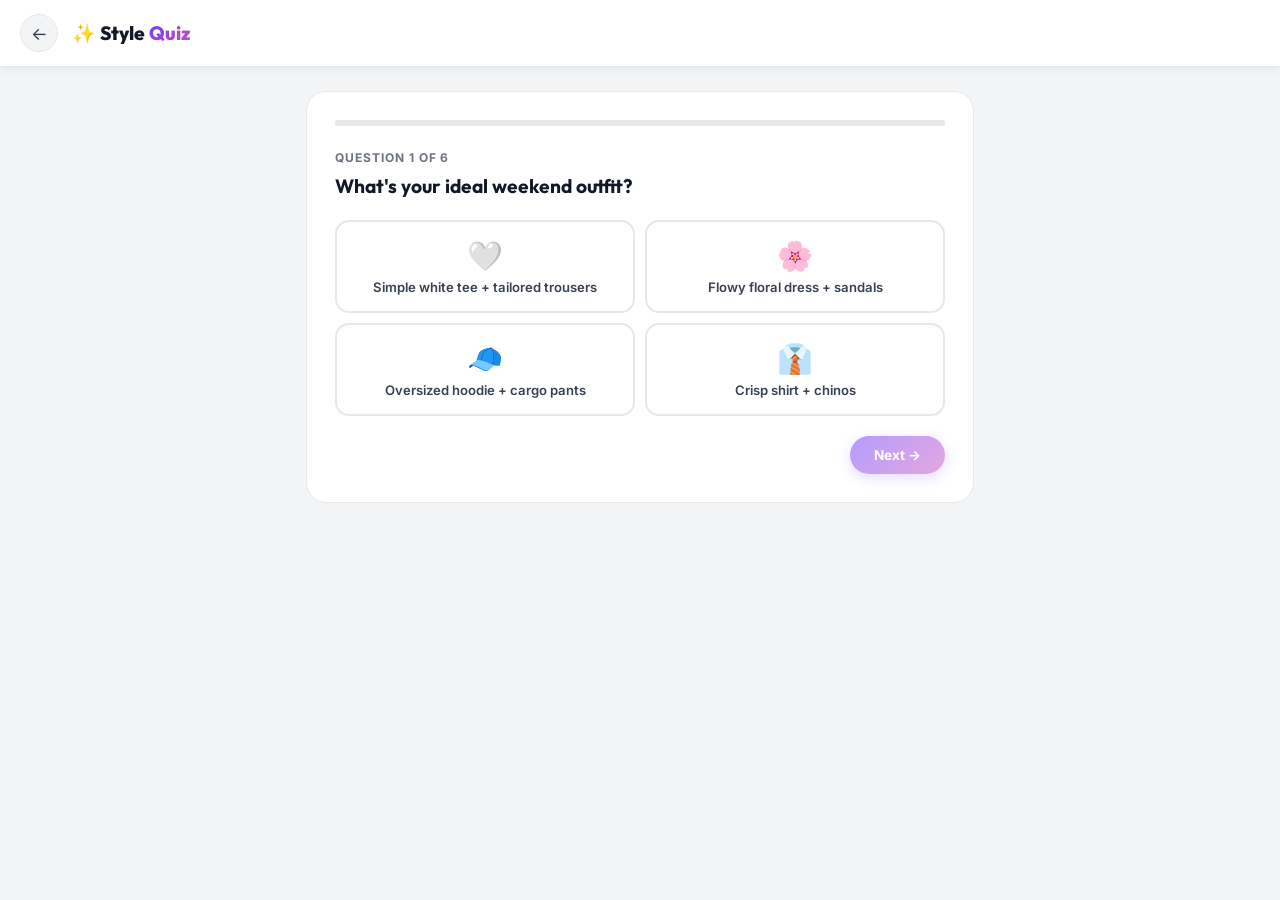
<file: StyleHub/style-quiz.html>
<!DOCTYPE html>
<html lang="en">
<head>
  <meta charset="UTF-8"/>
  <meta name="viewport" content="width=device-width, initial-scale=1.0"/>
  <title>Style Quiz — StyleHub</title>
  <link rel="preconnect" href="https://fonts.googleapis.com"/>
  <link href="https://fonts.googleapis.com/css2?family=Outfit:wght@400;600;700;800&family=Inter:wght@300;400;500;600&display=swap" rel="stylesheet"/>
  <style>
    *,*::before,*::after{box-sizing:border-box;margin:0;padding:0}
    :root{--primary:#6C3BFF;--grad:linear-gradient(135deg,#6C3BFF,#C850C0);--bg:#f3f4f6;--surface:#fff;--border:#e5e7eb;--text:#111827;--text2:#374151;--text3:#6b7280;--radius:16px;--font-head:'Outfit',sans-serif;--font-body:'Inter',sans-serif;}
    body{font-family:var(--font-body);background:var(--bg);color:var(--text);min-height:100vh;}
    .page-header{background:var(--surface);border-bottom:1px solid var(--border);padding:14px 20px;display:flex;align-items:center;gap:14px;position:sticky;top:0;z-index:100;box-shadow:0 2px 8px rgba(0,0,0,.06);}
    .back-btn{width:38px;height:38px;border-radius:50%;background:var(--bg);border:1px solid var(--border);display:flex;align-items:center;justify-content:center;text-decoration:none;color:var(--text2);font-size:1.1rem;}
    .page-title{font-family:var(--font-head);font-size:1.2rem;font-weight:800;}
    .page-title span{background:var(--grad);-webkit-background-clip:text;-webkit-text-fill-color:transparent;background-clip:text;}
    .container{max-width:700px;margin:0 auto;padding:24px 16px;}
    .card{background:var(--surface);border:1px solid var(--border);border-radius:20px;padding:28px;margin-bottom:20px;}
    .progress-bar{height:6px;background:var(--border);border-radius:3px;margin-bottom:24px;overflow:hidden;}
    .progress-fill{height:100%;background:var(--grad);border-radius:3px;transition:width .4s ease;}
    .q-num{font-size:.75rem;font-weight:700;color:var(--text3);text-transform:uppercase;letter-spacing:.08em;margin-bottom:8px;}
    .q-text{font-family:var(--font-head);font-size:1.2rem;font-weight:700;margin-bottom:20px;line-height:1.4;}
    .options{display:grid;grid-template-columns:1fr 1fr;gap:10px;}
    .option{padding:16px;border:2px solid var(--border);border-radius:14px;background:var(--surface);cursor:pointer;text-align:center;transition:all .2s;}
    .option:hover{border-color:var(--primary);background:#f0ebff;}
    .option.selected{border-color:var(--primary);background:#f0ebff;box-shadow:0 0 0 3px rgba(108,59,255,.15);}
    .option-emoji{font-size:1.8rem;margin-bottom:6px;}
    .option-text{font-size:.82rem;font-weight:600;color:var(--text2);}
    .nav-row{display:flex;justify-content:space-between;margin-top:20px;}
    .nav-btn{padding:10px 24px;border-radius:999px;font-size:.85rem;font-weight:700;font-family:var(--font-body);cursor:pointer;transition:all .2s;}
    .prev-btn{background:var(--bg);border:1.5px solid var(--border);color:var(--text2);}
    .prev-btn:hover{border-color:var(--primary);color:var(--primary);}
    .next-btn{background:var(--grad);color:#fff;border:none;box-shadow:0 4px 14px rgba(108,59,255,.35);}
    .next-btn:hover{transform:translateY(-1px);box-shadow:0 6px 20px rgba(108,59,255,.5);}
    .next-btn:disabled{opacity:.5;cursor:not-allowed;transform:none;}
    /* Result */
    .result-card{text-align:center;}
    .result-emoji{font-size:4rem;margin-bottom:12px;}
    .result-type{display:inline-block;padding:8px 20px;border-radius:999px;background:var(--grad);color:#fff;font-family:var(--font-head);font-size:1.1rem;font-weight:800;margin-bottom:16px;}
    .result-desc{font-size:.9rem;color:var(--text2);line-height:1.7;margin-bottom:20px;}
    .result-grid{display:grid;grid-template-columns:1fr 1fr;gap:12px;text-align:left;}
    .result-item{background:var(--bg);border-radius:12px;padding:14px;}
    .result-item h4{font-size:.72rem;font-weight:700;color:var(--text3);text-transform:uppercase;letter-spacing:.05em;margin-bottom:6px;}
    .result-item p{font-size:.82rem;color:var(--text);font-weight:500;}
    .retake-btn{margin-top:20px;padding:10px 24px;border-radius:999px;background:var(--bg);border:1.5px solid var(--border);font-size:.82rem;font-weight:600;font-family:var(--font-body);color:var(--text2);cursor:pointer;}
  </style>
</head>
<body>
  <header class="page-header">
    <a onclick="history.back()" class="back-btn" style="cursor:pointer">←</a>
    <div class="page-title">✨ Style <span>Quiz</span></div>
  </header>
  <div class="container">
    <div class="card" id="quiz-card">
      <div class="progress-bar"><div class="progress-fill" id="progress" style="width:0%"></div></div>
      <div class="q-num" id="q-num">Question 1 of 6</div>
      <div class="q-text" id="q-text"></div>
      <div class="options" id="options"></div>
      <div class="nav-row">
        <button class="nav-btn prev-btn" id="prev-btn" onclick="prev()" style="visibility:hidden">← Back</button>
        <button class="nav-btn next-btn" id="next-btn" onclick="next()" disabled>Next →</button>
      </div>
    </div>
    <div class="card" id="result-card" style="display:none"></div>
  </div>
  <script>
    const QUESTIONS=[
      {q:'What\'s your ideal weekend outfit?',opts:[{e:'🤍',t:'Simple white tee + tailored trousers',v:'minimal'},{e:'🌸',t:'Flowy floral dress + sandals',v:'boho'},{e:'🧢',t:'Oversized hoodie + cargo pants',v:'street'},{e:'👔',t:'Crisp shirt + chinos',v:'classic'}]},
      {q:'Your go-to color palette?',opts:[{e:'🤍',t:'Beige, cream, white, grey',v:'minimal'},{e:'🌈',t:'Earthy tones, rust, sage, mustard',v:'boho'},{e:'🖤',t:'Black, white, bold pops',v:'street'},{e:'🔵',t:'Navy, burgundy, forest green',v:'classic'}]},
      {q:'Which celebrity style do you admire most?',opts:[{e:'✨',t:'Minimalist, clean, no logos',v:'minimal'},{e:'🌿',t:'Free-spirited, layered, natural',v:'boho'},{e:'🔥',t:'Streetwear, sneakers, hype',v:'street'},{e:'💼',t:'Polished, timeless, elegant',v:'classic'}]},
      {q:'Your ideal shopping destination?',opts:[{e:'🏪',t:'Uniqlo, COS, Muji',v:'minimal'},{e:'🌺',t:'Vintage stores, local markets',v:'boho'},{e:'👟',t:'Supreme, Nike, Off-White',v:'street'},{e:'🏬',t:'Ralph Lauren, Zara, Mango',v:'classic'}]},
      {q:'How do you feel about accessories?',opts:[{e:'💍',t:'Minimal — one piece max',v:'minimal'},{e:'📿',t:'Layered, natural, handmade',v:'boho'},{e:'🧢',t:'Caps, chains, statement pieces',v:'street'},{e:'⌚',t:'Classic watch, simple jewelry',v:'classic'}]},
      {q:'Your fashion motto?',opts:[{e:'🤍',t:'"Less is more"',v:'minimal'},{e:'🌸',t:'"Express your soul"',v:'boho'},{e:'🔥',t:'"Stand out, be bold"',v:'street'},{e:'💎',t:'"Dress for success"',v:'classic'}]},
    ];

    const RESULTS={
      minimal:{emoji:'🤍',type:'Minimalist',desc:'You believe in the power of simplicity. Clean lines, neutral tones, and quality over quantity define your style. You\'re drawn to timeless pieces that work for any occasion.',palette:'Beige, white, grey, black, camel',icons:['Uniqlo','COS','Muji','The Row'],pieces:['White button-down shirt','Tailored trousers','Minimal leather bag','Clean white sneakers','Cashmere sweater']},
      boho:{emoji:'🌸',type:'Bohemian',desc:'Free-spirited and creative, your style tells a story. You love natural fabrics, earthy tones, and pieces with soul. Vintage finds and handmade accessories are your signature.',palette:'Rust, sage, mustard, terracotta, cream',icons:['Free People','Anthropologie','Vintage stores'],pieces:['Flowy maxi dress','Embroidered blouse','Layered necklaces','Suede ankle boots','Wide-brim hat']},
      street:{emoji:'🔥',type:'Streetwear',desc:'Bold, confident, and always on trend. You treat fashion as self-expression and aren\'t afraid to make a statement. Comfort meets cool in everything you wear.',palette:'Black, white, bold pops, neon accents',icons:['Nike','Adidas','Supreme','Off-White'],pieces:['Oversized hoodie','Cargo pants','Statement sneakers','Graphic tee','Bucket hat']},
      classic:{emoji:'💼',type:'Classic Elegance',desc:'Polished, refined, and always appropriate. You invest in quality pieces that never go out of style. Your wardrobe is a collection of timeless essentials.',palette:'Navy, burgundy, forest green, camel, white',icons:['Ralph Lauren','Zara','Massimo Dutti'],pieces:['Tailored blazer','Crisp white shirt','Dark trousers','Leather loafers','Classic watch']},
    };

    let current=0;const answers=[];
    function render(){
      const q=QUESTIONS[current];
      document.getElementById('q-num').textContent=`Question ${current+1} of ${QUESTIONS.length}`;
      document.getElementById('q-text').textContent=q.q;
      document.getElementById('progress').style.width=`${(current/QUESTIONS.length)*100}%`;
      document.getElementById('prev-btn').style.visibility=current>0?'visible':'hidden';
      document.getElementById('next-btn').disabled=!answers[current];
      document.getElementById('next-btn').textContent=current===QUESTIONS.length-1?'See My Style ✨':'Next →';
      const opts=document.getElementById('options');
      opts.innerHTML='';
      q.opts.forEach((o,i)=>{
        const div=document.createElement('div');
        div.className='option'+(answers[current]===o.v?' selected':'');
        div.innerHTML=`<div class="option-emoji">${o.e}</div><div class="option-text">${o.t}</div>`;
        div.onclick=()=>{answers[current]=o.v;render();};
        opts.appendChild(div);
      });
    }
    function next(){
      if(!answers[current])return;
      if(current===QUESTIONS.length-1){showResult();return;}
      current++;render();
    }
    function prev(){if(current>0){current--;render();}}
    function showResult(){
      const counts={};answers.forEach(a=>counts[a]=(counts[a]||0)+1);
      const type=Object.keys(counts).sort((a,b)=>counts[b]-counts[a])[0];
      const r=RESULTS[type];
      localStorage.setItem('sh_style',r.type);
      document.getElementById('quiz-card').style.display='none';
      const rc=document.getElementById('result-card');
      rc.style.display='block';
      rc.innerHTML=`<div class="result-card"><div class="result-emoji">${r.emoji}</div><div class="result-type">Your Style: ${r.type}</div><p class="result-desc">${r.desc}</p><div class="result-grid"><div class="result-item"><h4>Your Palette</h4><p>${r.palette}</p></div><div class="result-item"><h4>Key Pieces</h4><p>${r.pieces.slice(0,3).join(', ')}</p></div><div class="result-item"><h4>More Pieces</h4><p>${r.pieces.slice(3).join(', ')}</p></div><div class="result-item"><h4>Shop At</h4><p>${r.icons.join(', ')}</p></div></div><button class="retake-btn" onclick="location.reload()">Retake Quiz</button></div>`;
    }
    render();
  </script>
</body>
</html>
</file>
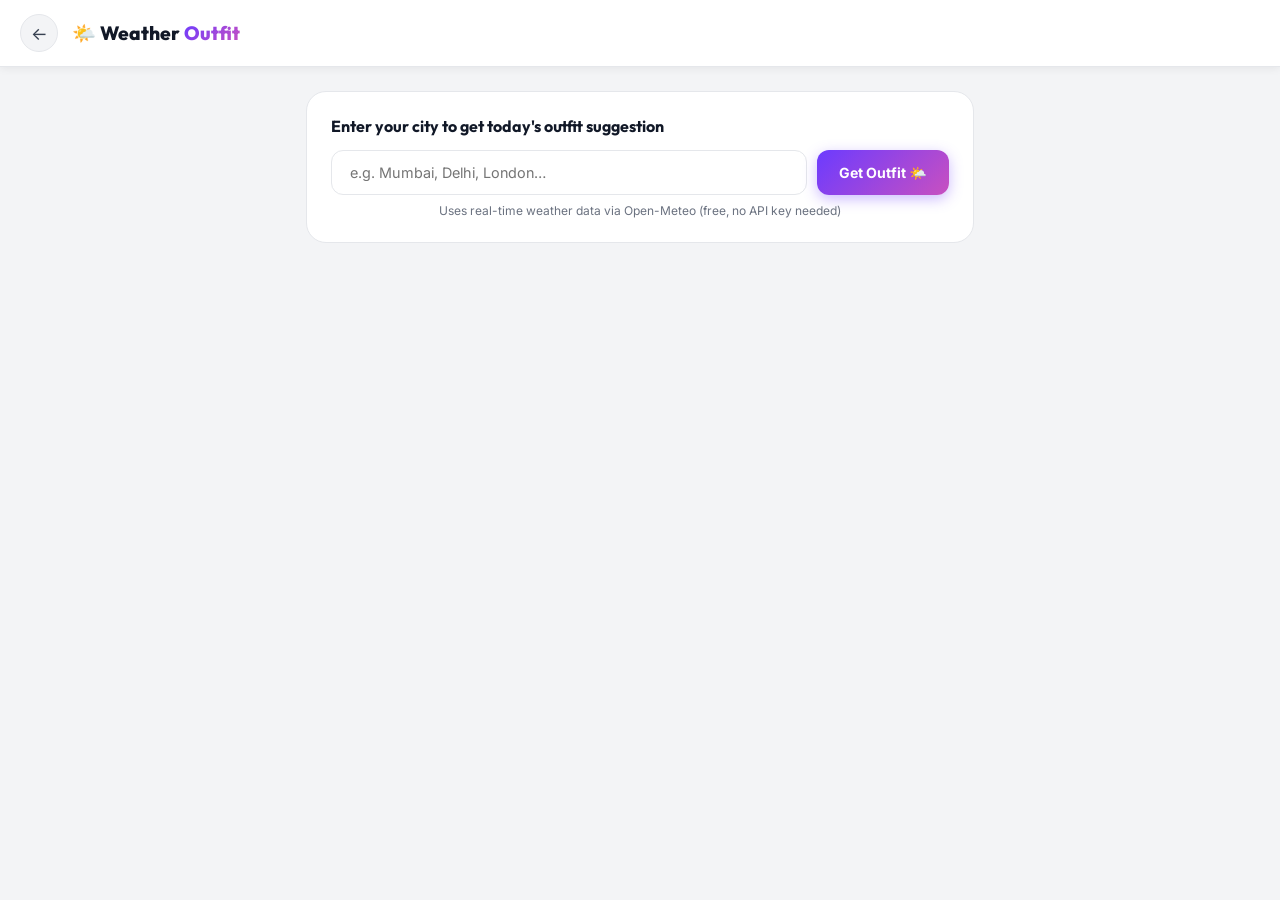
<file: StyleHub/weather-outfit.html>
<!DOCTYPE html>
<html lang="en">
<head>
  <meta charset="UTF-8"/>
  <meta name="viewport" content="width=device-width, initial-scale=1.0"/>
  <title>Weather Outfit — StyleHub</title>
  <link rel="preconnect" href="https://fonts.googleapis.com"/>
  <link href="https://fonts.googleapis.com/css2?family=Outfit:wght@400;600;700;800&family=Inter:wght@300;400;500;600&display=swap" rel="stylesheet"/>
  <style>
    *,*::before,*::after{box-sizing:border-box;margin:0;padding:0}
    :root{--primary:#6C3BFF;--grad:linear-gradient(135deg,#6C3BFF,#C850C0);--bg:#f3f4f6;--surface:#fff;--border:#e5e7eb;--text:#111827;--text2:#374151;--text3:#6b7280;--radius:16px;--font-head:'Outfit',sans-serif;--font-body:'Inter',sans-serif;}
    body{font-family:var(--font-body);background:var(--bg);color:var(--text);min-height:100vh;}
    .page-header{background:var(--surface);border-bottom:1px solid var(--border);padding:14px 20px;display:flex;align-items:center;gap:14px;position:sticky;top:0;z-index:100;box-shadow:0 2px 8px rgba(0,0,0,.06);}
    .back-btn{width:38px;height:38px;border-radius:50%;background:var(--bg);border:1px solid var(--border);display:flex;align-items:center;justify-content:center;text-decoration:none;color:var(--text2);font-size:1.1rem;}
    .page-title{font-family:var(--font-head);font-size:1.2rem;font-weight:800;}
    .page-title span{background:var(--grad);-webkit-background-clip:text;-webkit-text-fill-color:transparent;background-clip:text;}
    .container{max-width:700px;margin:0 auto;padding:24px 16px;}
    .card{background:var(--surface);border:1px solid var(--border);border-radius:20px;padding:24px;margin-bottom:20px;}
    .search-row{display:flex;gap:10px;}
    .city-input{flex:1;padding:13px 18px;border:1.5px solid var(--border);border-radius:12px;font-size:.9rem;font-family:var(--font-body);color:var(--text);outline:none;transition:border-color .2s;}
    .city-input:focus{border-color:var(--primary);}
    .search-btn{padding:13px 22px;border-radius:12px;background:var(--grad);color:#fff;font-size:.88rem;font-weight:700;font-family:var(--font-body);cursor:pointer;border:none;box-shadow:0 4px 14px rgba(108,59,255,.35);white-space:nowrap;}
    .weather-card{border-radius:16px;padding:24px;color:#fff;margin-bottom:20px;position:relative;overflow:hidden;}
    .weather-card::before{content:'';position:absolute;inset:0;opacity:.15;background:url("data:image/svg+xml,%3Csvg width='60' height='60' viewBox='0 0 60 60' xmlns='http://www.w3.org/2000/svg'%3E%3Cg fill='none' fill-rule='evenodd'%3E%3Cg fill='%23ffffff' fill-opacity='1'%3E%3Cpath d='M36 34v-4h-2v4h-4v2h4v4h2v-4h4v-2h-4zm0-30V0h-2v4h-4v2h4v4h2V6h4V4h-4zM6 34v-4H4v4H0v2h4v4h2v-4h4v-2H6zM6 4V0H4v4H0v2h4v4h2V6h4V4H6z'/%3E%3C/g%3E%3C/g%3E%3C/svg%3E");}
    .weather-top{display:flex;justify-content:space-between;align-items:flex-start;margin-bottom:12px;}
    .weather-city{font-family:var(--font-head);font-size:1.4rem;font-weight:800;}
    .weather-desc{font-size:.85rem;opacity:.85;margin-top:2px;}
    .weather-temp{font-family:var(--font-head);font-size:3rem;font-weight:800;line-height:1;}
    .weather-meta{display:flex;gap:16px;font-size:.78rem;opacity:.8;}
    .outfit-section h3{font-family:var(--font-head);font-size:1.1rem;font-weight:700;margin-bottom:14px;}
    .outfit-items{display:grid;grid-template-columns:repeat(auto-fill,minmax(140px,1fr));gap:12px;}
    .outfit-item{background:var(--bg);border-radius:12px;padding:14px;text-align:center;}
    .outfit-item .oi-emoji{font-size:2rem;margin-bottom:6px;}
    .outfit-item .oi-name{font-size:.78rem;font-weight:600;color:var(--text2);}
    .outfit-item .oi-why{font-size:.68rem;color:var(--text3);margin-top:3px;}
    .palette-row{display:flex;gap:8px;margin-top:16px;align-items:center;}
    .palette-row span{width:32px;height:32px;border-radius:8px;box-shadow:0 2px 6px rgba(0,0,0,.1);}
    .palette-label{font-size:.78rem;font-weight:600;color:var(--text3);}
    .error-msg{text-align:center;padding:20px;color:#ef4444;font-size:.88rem;}
    .loading{text-align:center;padding:30px;color:var(--text3);}
    .loading-dot{display:inline-block;width:8px;height:8px;border-radius:50%;background:var(--primary);animation:ld .8s infinite alternate;margin:0 3px;}
    .loading-dot:nth-child(2){animation-delay:.2s;}
    .loading-dot:nth-child(3){animation-delay:.4s;}
    @keyframes ld{from{opacity:.3;transform:scale(.8)}to{opacity:1;transform:scale(1)}}
    .note{font-size:.75rem;color:var(--text3);text-align:center;margin-top:8px;}
  </style>
</head>
<body>
  <header class="page-header">
    <a onclick="history.back()" class="back-btn" style="cursor:pointer">←</a>
    <div class="page-title">🌤️ Weather <span>Outfit</span></div>
  </header>
  <div class="container">
    <div class="card">
      <h3 style="font-family:var(--font-head);font-size:1rem;font-weight:700;margin-bottom:14px;">Enter your city to get today's outfit suggestion</h3>
      <div class="search-row">
        <input class="city-input" id="city-input" placeholder="e.g. Mumbai, Delhi, London…" onkeydown="if(event.key==='Enter')getWeather()"/>
        <button class="search-btn" onclick="getWeather()">Get Outfit 🌤️</button>
      </div>
      <p class="note">Uses real-time weather data via Open-Meteo (free, no API key needed)</p>
    </div>
    <div id="weather-out"></div>
  </div>
  <script>
    async function getWeather(){
      const city=document.getElementById('city-input').value.trim();
      if(!city)return;
      const out=document.getElementById('weather-out');
      out.innerHTML='<div class="loading"><div class="loading-dot"></div><div class="loading-dot"></div><div class="loading-dot"></div><p style="margin-top:12px;font-size:.85rem">Fetching weather…</p></div>';
      try{
        // Geocode city
        const geoRes=await fetch(`https://geocoding-api.open-meteo.com/v1/search?name=${encodeURIComponent(city)}&count=1&language=en&format=json`);
        const geoData=await geoRes.json();
        if(!geoData.results||!geoData.results.length){out.innerHTML='<div class="error-msg">❌ City not found. Try a different spelling.</div>';return;}
        const{latitude,longitude,name,country}=geoData.results[0];
        // Get weather
        const wRes=await fetch(`https://api.open-meteo.com/v1/forecast?latitude=${latitude}&longitude=${longitude}&current=temperature_2m,relative_humidity_2m,wind_speed_10m,weather_code&timezone=auto`);
        const wData=await wRes.json();
        const{temperature_2m:temp,relative_humidity_2m:humidity,wind_speed_10m:wind,weather_code:code}=wData.current;
        renderWeather(name,country,temp,humidity,wind,code);
      }catch(e){out.innerHTML='<div class="error-msg">❌ Could not fetch weather. Check your connection.</div>';}
    }

    function weatherInfo(code,temp){
      if(code===0)return{icon:'☀️',desc:'Clear Sky'};
      if(code<=2)return{icon:'⛅',desc:'Partly Cloudy'};
      if(code<=3)return{icon:'☁️',desc:'Overcast'};
      if(code<=48)return{icon:'🌫️',desc:'Foggy'};
      if(code<=57)return{icon:'🌧️',desc:'Drizzle'};
      if(code<=67)return{icon:'🌧️',desc:'Rainy'};
      if(code<=77)return{icon:'❄️',desc:'Snowy'};
      if(code<=82)return{icon:'🌦️',desc:'Showers'};
      if(code<=99)return{icon:'⛈️',desc:'Thunderstorm'};
      return{icon:'🌡️',desc:'Variable'};
    }

    function getOutfitAdvice(temp,code,humidity,wind){
      const isRain=code>=51&&code<=99;
      const isHot=temp>=30;
      const isWarm=temp>=22&&temp<30;
      const isMild=temp>=15&&temp<22;
      const isCool=temp>=8&&temp<15;
      const isCold=temp<8;
      const isWindy=wind>20;

      if(isCold||temp<8){
        return{
          bg:'linear-gradient(135deg,#2c3e50,#3498db)',
          items:[{e:'🧥',n:'Heavy Coat',w:'Essential below 8°C'},{e:'🧣',n:'Scarf & Gloves',w:'Protect extremities'},{e:'🧶',n:'Thick Sweater',w:'Thermal layering'},{e:'👢',n:'Boots',w:'Warm & waterproof'},{e:'🧤',n:'Gloves',w:'Keep hands warm'}],
          palette:['#2c3e50','#636e72','#b2bec3','#dfe6e9'],
          tip:'Layer up! Base layer + mid layer + outer coat. Stick to dark, warm tones.',
          colors:'Dark navy, charcoal, deep burgundy, forest green'
        };
      }
      if(isCool){
        return{
          bg:'linear-gradient(135deg,#636e72,#74b9ff)',
          items:[{e:'🧥',n:'Light Jacket',w:'Perfect for 8-15°C'},{e:'👔',n:'Long Sleeve Top',w:'Comfortable base'},{e:'👖',n:'Full Trousers',w:'Keep legs warm'},{e:'👞',n:'Closed Shoes',w:'Avoid sandals'},{e:'🧣',n:'Light Scarf',w:'Optional warmth'}],
          palette:['#636e72','#74b9ff','#dfe6e9','#f5f6fa'],
          tip:'A denim jacket or light blazer is perfect. Layering is key.',
          colors:'Grey, light blue, camel, olive, cream'
        };
      }
      if(isMild){
        return{
          bg:'linear-gradient(135deg,#00b894,#55efc4)',
          items:[{e:'👕',n:'Light Shirt',w:'Comfortable in mild weather'},{e:'👖',n:'Chinos or Jeans',w:'Versatile choice'},{e:'👟',n:'Sneakers',w:'Casual and comfortable'},{e:'🧥',n:'Carry a Jacket',w:'Evenings get cooler'},{e:'👜',n:'Crossbody Bag',w:'Hands-free convenience'}],
          palette:['#00b894','#55efc4','#fdcb6e','#e17055'],
          tip:'Perfect layering weather. A light cardigan or denim jacket is ideal.',
          colors:'Sage green, warm beige, terracotta, sky blue'
        };
      }
      if(isWarm&&!isRain){
        return{
          bg:'linear-gradient(135deg,#f9ca24,#f0932b)',
          items:[{e:'👕',n:'Breathable Top',w:'Cotton or linen'},{e:'🩳',n:'Light Bottoms',w:'Shorts or light trousers'},{e:'🕶️',n:'Sunglasses',w:'UV protection essential'},{e:'🩴',n:'Sandals',w:'Let feet breathe'},{e:'🧴',n:'Sunscreen',w:'SPF 30+ minimum'}],
          palette:['#f9ca24','#fdcb6e','#ffffff','#74b9ff'],
          tip:'Light, breathable fabrics only. Linen and cotton are your best friends.',
          colors:'White, sky blue, coral, mint, light yellow'
        };
      }
      if(isHot){
        return{
          bg:'linear-gradient(135deg,#e84393,#f9ca24)',
          items:[{e:'👗',n:'Flowy Dress/Kurta',w:'Maximum airflow'},{e:'🕶️',n:'Sunglasses',w:'Essential above 30°C'},{e:'🧴',n:'Sunscreen SPF50',w:'Protect your skin'},{e:'🩴',n:'Open Sandals',w:'Keep feet cool'},{e:'🎒',n:'Light Bag',w:'Avoid heavy loads'}],
          palette:['#ffffff','#74b9ff','#ffeaa7','#fd79a8'],
          tip:'Minimal clothing, maximum breathability. Avoid dark colors — they absorb heat.',
          colors:'White, pastels, light blue, mint, blush pink'
        };
      }
      if(isRain){
        return{
          bg:'linear-gradient(135deg,#2d3436,#636e72)',
          items:[{e:'☂️',n:'Umbrella',w:'Non-negotiable in rain'},{e:'🧥',n:'Waterproof Jacket',w:'Stay dry'},{e:'👢',n:'Waterproof Boots',w:'Avoid wet feet'},{e:'👖',n:'Dark Trousers',w:'Hides water splashes'},{e:'🎒',n:'Waterproof Bag',w:'Protect your belongings'}],
          palette:['#2d3436','#636e72','#74b9ff','#dfe6e9'],
          tip:'Waterproof everything. Avoid light colors and suede shoes.',
          colors:'Navy, charcoal, dark grey, deep teal'
        };
      }
      return{bg:'linear-gradient(135deg,#6C3BFF,#C850C0)',items:[{e:'👕',n:'Comfortable Top',w:'Versatile choice'},{e:'👖',n:'Casual Trousers',w:'Easy to wear'},{e:'👟',n:'Sneakers',w:'Always reliable'},{e:'🧥',n:'Light Layer',w:'Just in case'},{e:'👜',n:'Your Bag',w:'Carry essentials'}],palette:['#6C3BFF','#C850C0','#fff','#f3f4f6'],tip:'Dress comfortably and carry a light layer.',colors:'Neutrals and your personal favorites'};
    }

    function renderWeather(city,country,temp,humidity,wind,code){
      const{icon,desc}=weatherInfo(code,temp);
      const advice=getOutfitAdvice(temp,code,humidity,wind);
      document.getElementById('weather-out').innerHTML=`
        <div class="weather-card" style="background:${advice.bg}">
          <div class="weather-top">
            <div><div class="weather-city">${icon} ${city}, ${country}</div><div class="weather-desc">${desc}</div></div>
            <div class="weather-temp">${Math.round(temp)}°C</div>
          </div>
          <div class="weather-meta"><span>💧 ${humidity}% humidity</span><span>💨 ${Math.round(wind)} km/h wind</span></div>
        </div>
        <div class="card outfit-section">
          <h3>👗 Today's Outfit Recommendation</h3>
          <div class="outfit-items">${advice.items.map(i=>`<div class="outfit-item"><div class="oi-emoji">${i.e}</div><div class="oi-name">${i.n}</div><div class="oi-why">${i.w}</div></div>`).join('')}</div>
          <div style="margin-top:16px;padding:14px;background:#f8f9fa;border-radius:12px;">
            <p style="font-size:.82rem;font-weight:600;color:#374151;margin-bottom:6px;">💡 Styling Tip</p>
            <p style="font-size:.82rem;color:#6b7280;line-height:1.6">${advice.tip}</p>
          </div>
          <div class="palette-row">
            ${advice.palette.map(c=>`<span style="background:${c}"></span>`).join('')}
            <span class="palette-label">Best colors: ${advice.colors}</span>
          </div>
        </div>`;
    }
  </script>
</body>
</html>
</file>
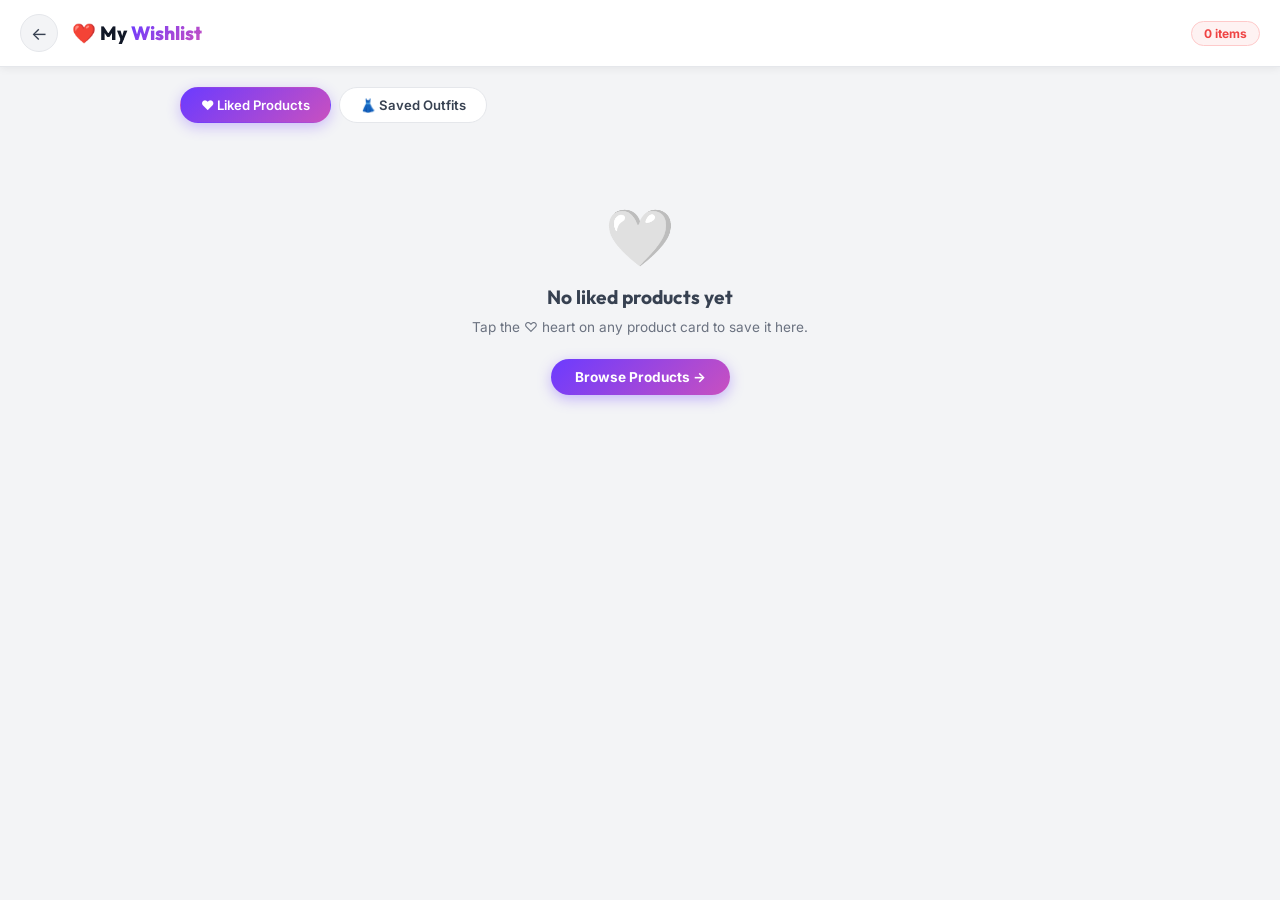
<file: StyleHub/wishlist.html>
<!DOCTYPE html>
<html lang="en">
<head>
  <meta charset="UTF-8"/>
  <meta name="viewport" content="width=device-width, initial-scale=1.0"/>
  <title>Wishlist — StyleHub</title>
  <link href="https://fonts.googleapis.com/css2?family=Outfit:wght@400;600;700;800&family=Inter:wght@300;400;500;600&display=swap" rel="stylesheet"/>
  <style>
    *,*::before,*::after{box-sizing:border-box;margin:0;padding:0}
    :root{
      --primary:#6C3BFF;--accent:#C850C0;
      --grad:linear-gradient(135deg,#6C3BFF,#C850C0);
      --bg:#f3f4f6;--surface:#fff;--border:#e5e7eb;
      --text:#111827;--text2:#374151;--text3:#6b7280;
      --radius:16px;--font-head:'Outfit',sans-serif;--font-body:'Inter',sans-serif;
    }
    body{font-family:var(--font-body);background:var(--bg);color:var(--text);min-height:100vh;padding-bottom:40px;}

    /* Header */
    .page-header{background:var(--surface);border-bottom:1px solid var(--border);padding:14px 20px;display:flex;align-items:center;gap:14px;position:sticky;top:0;z-index:100;box-shadow:0 2px 8px rgba(0,0,0,.06);}
    .back-btn{width:38px;height:38px;border-radius:50%;background:var(--bg);border:1px solid var(--border);display:flex;align-items:center;justify-content:center;text-decoration:none;color:var(--text2);font-size:1.1rem;transition:background .2s;}
    .back-btn:hover{background:#ede9fe;}
    .page-title{font-family:var(--font-head);font-size:1.2rem;font-weight:800;}
    .page-title span{background:var(--grad);-webkit-background-clip:text;-webkit-text-fill-color:transparent;background-clip:text;}
    .header-count{margin-left:auto;background:#fef2f2;color:#ef4444;font-size:.75rem;font-weight:700;padding:4px 12px;border-radius:999px;border:1px solid #fecaca;}

    /* Tabs */
    .tabs{display:flex;gap:8px;padding:20px 20px 0;max-width:960px;margin:0 auto;}
    .tab{padding:9px 20px;border-radius:999px;font-size:.82rem;font-weight:600;font-family:var(--font-body);border:1.5px solid var(--border);background:var(--surface);color:var(--text2);cursor:pointer;transition:all .2s;}
    .tab.active{background:var(--grad);color:#fff;border-color:transparent;box-shadow:0 4px 14px rgba(108,59,255,.3);}

    /* Container */
    .container{max-width:960px;margin:0 auto;padding:20px 16px;}

    /* Empty state */
    .empty{text-align:center;padding:60px 20px;color:var(--text3);}
    .empty-icon{font-size:3.5rem;margin-bottom:14px;}
    .empty h3{font-family:var(--font-head);font-size:1.2rem;font-weight:700;margin-bottom:8px;color:var(--text2);}
    .empty p{font-size:.85rem;line-height:1.6;margin-bottom:20px;}
    .go-btn{display:inline-block;padding:10px 24px;border-radius:999px;background:var(--grad);color:#fff;font-size:.85rem;font-weight:700;text-decoration:none;box-shadow:0 4px 14px rgba(108,59,255,.35);}

    /* Product grid */
    .products-grid{display:grid;grid-template-columns:repeat(auto-fill,minmax(200px,1fr));gap:16px;}
    .prod-card{background:var(--surface);border:1px solid var(--border);border-radius:var(--radius);overflow:hidden;transition:transform .2s,box-shadow .2s;position:relative;}
    .prod-card:hover{transform:translateY(-4px);box-shadow:0 12px 32px rgba(108,59,255,.12);}
    .prod-card-img{aspect-ratio:3/4;overflow:hidden;background:#f9fafb;}
    .prod-card-img img{width:100%;height:100%;object-fit:cover;transition:transform .4s;}
    .prod-card:hover .prod-card-img img{transform:scale(1.06);}
    .prod-card-body{padding:12px 14px 14px;}
    .prod-card-brand{font-size:.68rem;font-weight:700;color:var(--primary);text-transform:uppercase;letter-spacing:.05em;margin-bottom:3px;}
    .prod-card-name{font-size:.88rem;font-weight:600;color:var(--text);margin-bottom:6px;line-height:1.3;}
    .prod-card-occ{font-size:.72rem;color:var(--text3);margin-bottom:10px;}
    .prod-card-actions{display:flex;gap:8px;}
    .remove-btn{flex:1;padding:7px;border-radius:999px;background:#fef2f2;border:1px solid #fecaca;color:#ef4444;font-size:.72rem;font-weight:600;cursor:pointer;font-family:var(--font-body);transition:background .2s;}
    .remove-btn:hover{background:#fee2e2;}
    .remove-badge{position:absolute;top:10px;right:10px;background:#ef4444;color:#fff;width:28px;height:28px;border-radius:50%;display:flex;align-items:center;justify-content:center;font-size:.9rem;cursor:pointer;box-shadow:0 2px 8px rgba(0,0,0,.15);transition:transform .2s;}
    .remove-badge:hover{transform:scale(1.15);}

    /* Outfits grid */
    .outfit-grid{display:grid;grid-template-columns:repeat(auto-fill,minmax(260px,1fr));gap:16px;}
    .outfit-card{background:var(--surface);border:1px solid var(--border);border-radius:var(--radius);padding:18px;}
    .outfit-card-top{display:flex;justify-content:space-between;align-items:center;margin-bottom:12px;}
    .outfit-date{font-size:.72rem;color:var(--text3);}
    .outfit-score{font-family:var(--font-head);font-size:1.1rem;font-weight:800;background:var(--grad);-webkit-background-clip:text;-webkit-text-fill-color:transparent;background-clip:text;}
    .outfit-pieces{display:flex;flex-wrap:wrap;gap:6px;margin-bottom:12px;}
    .outfit-piece{padding:4px 10px;background:#f0ebff;border-radius:999px;font-size:.72rem;font-weight:600;color:var(--primary);}
    .del-btn{padding:6px 14px;border-radius:999px;background:var(--bg);border:1px solid var(--border);font-size:.72rem;font-weight:600;color:#ef4444;cursor:pointer;font-family:var(--font-body);}
    .del-btn:hover{background:#fff1f1;border-color:#ef4444;}

    /* Section header */
    .section-header{display:flex;align-items:center;justify-content:space-between;margin-bottom:16px;}
    .section-title{font-family:var(--font-head);font-size:1rem;font-weight:800;color:var(--text);}
    .clear-btn{padding:6px 16px;border-radius:999px;background:var(--bg);border:1.5px solid var(--border);font-size:.75rem;font-weight:600;color:var(--text3);cursor:pointer;font-family:var(--font-body);}
    .clear-btn:hover{border-color:#ef4444;color:#ef4444;}
  </style>
</head>
<body>
  <header class="page-header">
    <a onclick="history.back()" class="back-btn" style="cursor:pointer">←</a>
    <div class="page-title">❤️ My <span>Wishlist</span></div>
    <div class="header-count" id="header-count">0 items</div>
  </header>

  <div class="tabs">
    <button class="tab active" id="tab-liked" onclick="switchTab('liked')">❤️ Liked Products</button>
    <button class="tab" id="tab-outfits" onclick="switchTab('outfits')">👗 Saved Outfits</button>
  </div>

  <div class="container" id="container"></div>

  <script>
    let currentTab = 'liked';

    function switchTab(tab) {
      currentTab = tab;
      document.getElementById('tab-liked').classList.toggle('active', tab === 'liked');
      document.getElementById('tab-outfits').classList.toggle('active', tab === 'outfits');
      render();
    }

    function getWishlist() { return JSON.parse(localStorage.getItem('sh_wishlist') || '[]'); }
    function getOutfits()  { return JSON.parse(localStorage.getItem('sh_outfits')  || '[]'); }

    function updateCount() {
      const total = getWishlist().length + getOutfits().length;
      document.getElementById('header-count').textContent = `${total} item${total !== 1 ? 's' : ''}`;
    }

    function removeProduct(name) {
      let list = getWishlist();
      list = list.filter(i => i.name !== name);
      localStorage.setItem('sh_wishlist', JSON.stringify(list));
      render();
      updateCount();
    }

    function deleteOutfit(i) {
      const outfits = getOutfits();
      outfits.splice(i, 1);
      localStorage.setItem('sh_outfits', JSON.stringify(outfits));
      render();
      updateCount();
    }

    function clearAll() {
      if (currentTab === 'liked') {
        if (!confirm('Remove all liked products?')) return;
        localStorage.removeItem('sh_wishlist');
      } else {
        if (!confirm('Clear all saved outfits?')) return;
        localStorage.removeItem('sh_outfits');
      }
      render();
      updateCount();
    }

    function render() {
      const c = document.getElementById('container');
      if (currentTab === 'liked') renderLiked(c);
      else renderOutfits(c);
    }

    function renderLiked(c) {
      const list = getWishlist();
      if (!list.length) {
        c.innerHTML = `
          <div class="empty">
            <div class="empty-icon">🤍</div>
            <h3>No liked products yet</h3>
            <p>Tap the ♡ heart on any product card to save it here.</p>
            <a href="index.html" class="go-btn">Browse Products →</a>
          </div>`;
        return;
      }
      c.innerHTML = `
        <div class="section-header">
          <div class="section-title">${list.length} Liked Product${list.length !== 1 ? 's' : ''}</div>
          <button class="clear-btn" onclick="clearAll()">Remove All</button>
        </div>
        <div class="products-grid" id="prod-grid"></div>`;

      const grid = document.getElementById('prod-grid');
      list.forEach(item => {
        const card = document.createElement('div');
        card.className = 'prod-card';
        card.innerHTML = `
          <div class="prod-card-img">
            <img src="${item.img}" alt="${item.name}" loading="lazy"/>
          </div>
          <button class="remove-badge" onclick="removeProduct('${item.name.replace(/'/g,"\\'")}')">♥</button>
          <div class="prod-card-body">
            <div class="prod-card-brand">${item.brand}</div>
            <div class="prod-card-name">${item.name}</div>
            <div class="prod-card-occ">📅 ${item.occasion}</div>
            <div class="prod-card-actions">
              <button class="remove-btn" onclick="removeProduct('${item.name.replace(/'/g,"\\'")}')">Remove ✕</button>
            </div>
          </div>`;
        grid.appendChild(card);
      });
    }

    function renderOutfits(c) {
      const outfits = getOutfits();
      if (!outfits.length) {
        c.innerHTML = `
          <div class="empty">
            <div class="empty-icon">👗</div>
            <h3>No saved outfits yet</h3>
            <p>Build and save outfits from the Outfit Builder to see them here.</p>
            <a href="outfit-builder.html" class="go-btn">Open Outfit Builder →</a>
          </div>`;
        return;
      }
      c.innerHTML = `
        <div class="section-header">
          <div class="section-title">${outfits.length} Saved Outfit${outfits.length !== 1 ? 's' : ''}</div>
          <button class="clear-btn" onclick="clearAll()">Clear All</button>
        </div>
        <div class="outfit-grid" id="outfit-grid"></div>`;

      const grid = document.getElementById('outfit-grid');
      outfits.forEach((o, i) => {
        const pieces = Object.entries(o.outfit).map(([k, v]) => `<span class="outfit-piece">${v}</span>`).join('');
        const div = document.createElement('div');
        div.className = 'outfit-card';
        div.innerHTML = `
          <div class="outfit-card-top">
            <span class="outfit-date">📅 ${o.date}</span>
            <span class="outfit-score">Score: ${o.score}</span>
          </div>
          <div class="outfit-pieces">${pieces}</div>
          <button class="del-btn" onclick="deleteOutfit(${i})">Remove ✕</button>`;
        grid.appendChild(div);
      });
    }

    render();
    updateCount();
  </script>
</body>
</html>
</file>
